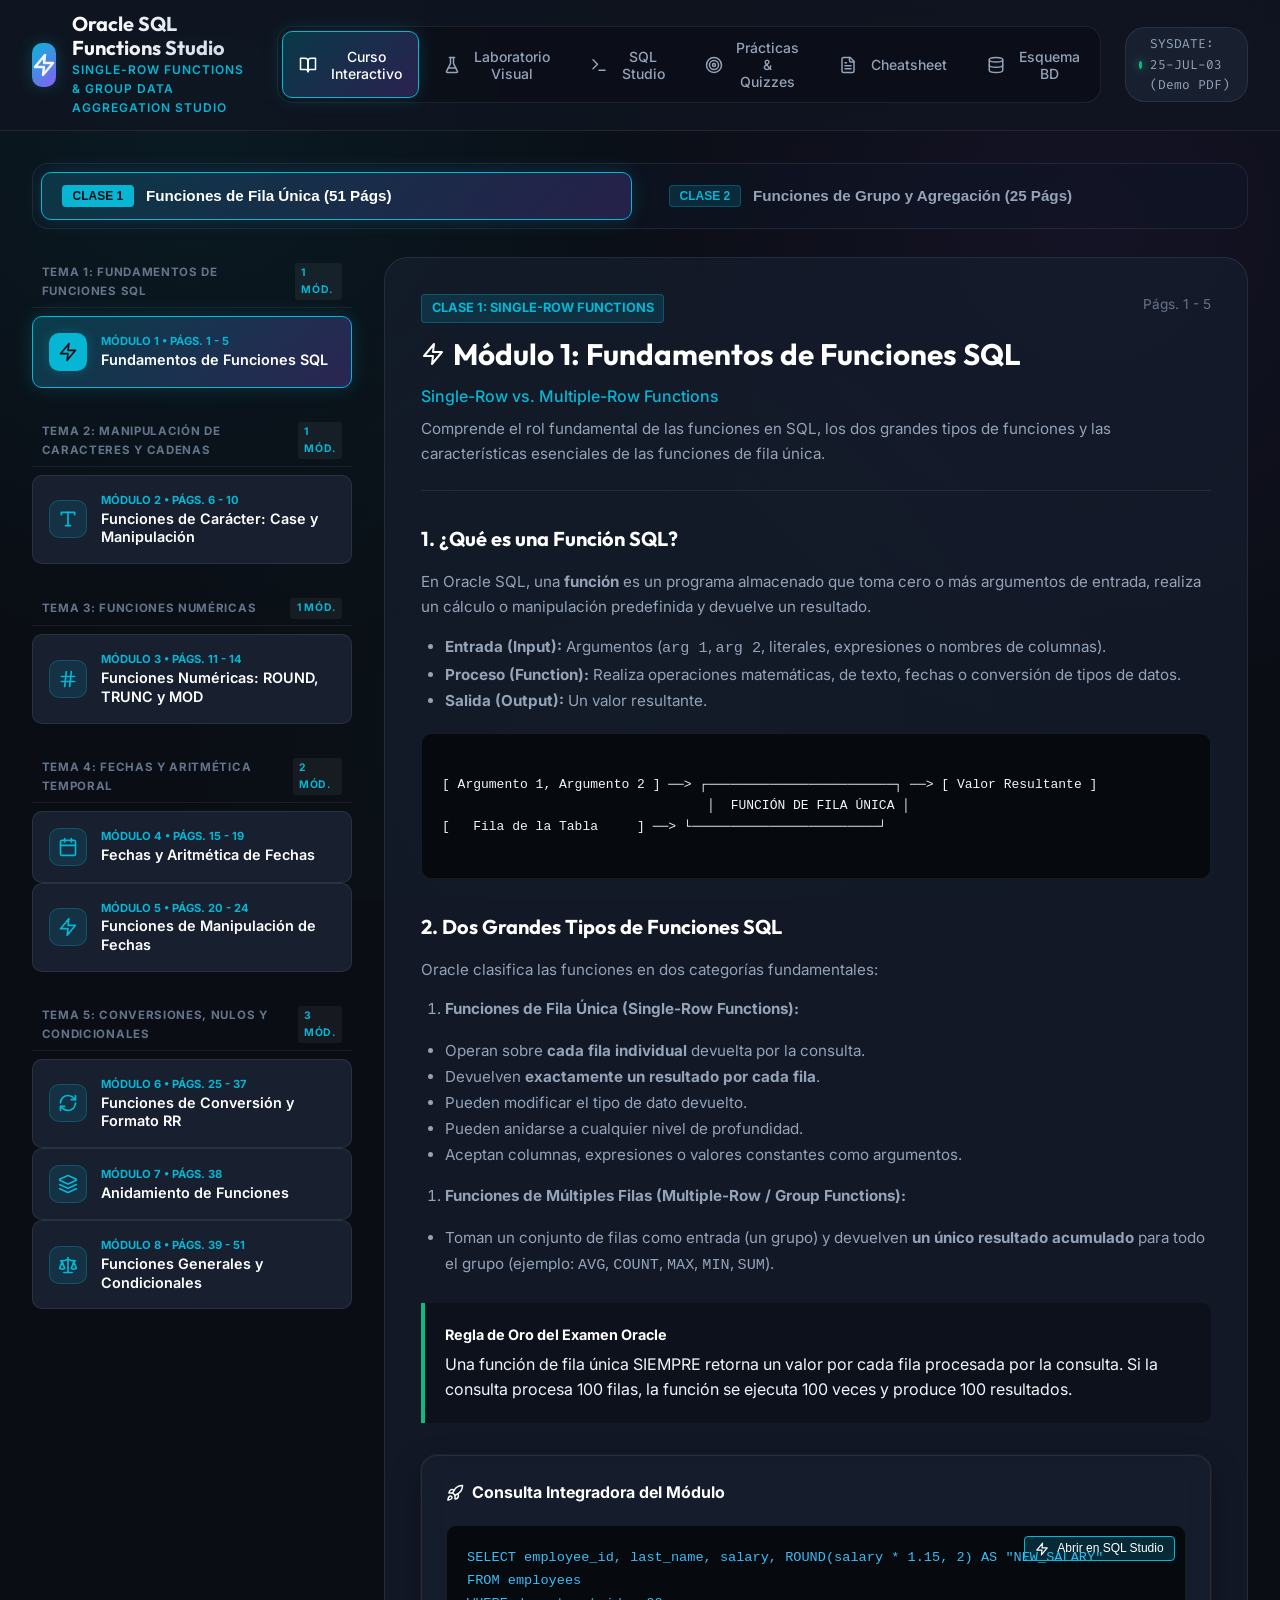
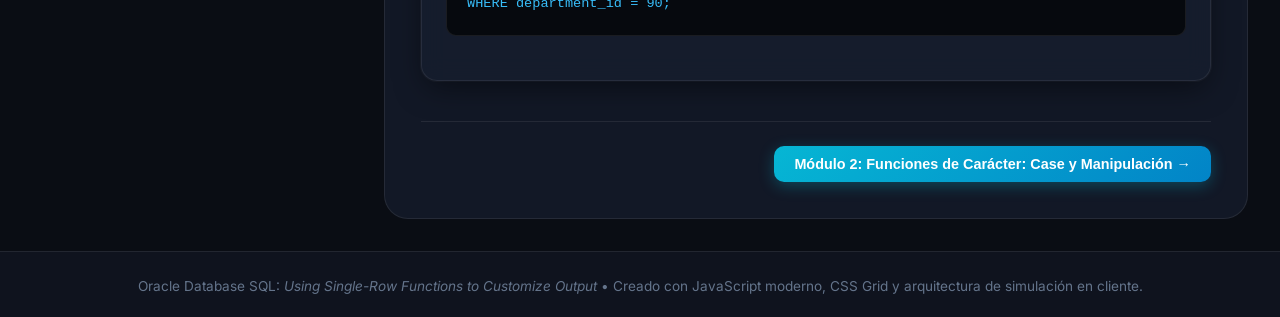
<file: index.html>
<!DOCTYPE html>
<html lang="es">
<head>
  <meta charset="UTF-8" />
  <meta name="viewport" content="width=device-width, initial-scale=1.0" />
  <title>Oracle SQL Single-Row Functions Studio | Plataforma Interactiva de Aprendizaje</title>
  <meta name="description" content="Aprende y domina todas las funciones de fila única en Oracle SQL (caracteres, números, fechas, formato RR, nulos, CASE y DECODE) de forma visual e interactiva con datos reales de Scott/HR." />

  <!-- Google Fonts Preconnect -->
  <link rel="preconnect" href="https://fonts.googleapis.com" />
  <link rel="preconnect" href="https://fonts.gstatic.com" crossorigin />

  <!-- CSS Stylesheets -->
  <link rel="stylesheet" href="css/styles.css" />
  <link rel="stylesheet" href="css/visualizers.css" />
  <link rel="stylesheet" href="css/sql-studio.css" />
</head>
<body>

  <!-- Top Application Header -->
  <header class="app-header">
    <div class="brand-area">
      <div class="logo-badge">
        <svg class="svg-icon" width="24" height="24" viewBox="0 0 24 24" fill="none" stroke="currentColor" stroke-width="2.5" stroke-linecap="round" stroke-linejoin="round" aria-hidden="true">
          <polygon points="13 2 3 14 12 14 11 22 21 10 12 10 13 2"/>
        </svg>
      </div>
      <div class="brand-text">
        <h1>Oracle SQL Functions Studio</h1>
        <p>Single-Row Functions & Group Data Aggregation Studio</p>
      </div>
    </div>

    <!-- Navigation Tabs -->
    <nav class="nav-tabs-wrapper" aria-label="Navegación principal">
      <button type="button" class="tab-btn active" data-view="curso">
        <svg class="svg-icon" width="18" height="18" viewBox="0 0 24 24" fill="none" stroke="currentColor" stroke-width="2" stroke-linecap="round" stroke-linejoin="round"><path d="M2 3h6a4 4 0 0 1 4 4v14a3 3 0 0 0-3-3H2z"/><path d="M22 3h-6a4 4 0 0 0-4 4v14a3 3 0 0 1 3-3h7z"/></svg>
        Curso Interactivo
      </button>
      <button type="button" class="tab-btn" data-view="visualizers">
        <svg class="svg-icon" width="18" height="18" viewBox="0 0 24 24" fill="none" stroke="currentColor" stroke-width="2" stroke-linecap="round" stroke-linejoin="round"><path d="M10 2v7.527a2 2 0 0 1-.211.896L4.72 20.55a1 1 0 0 0 .9 1.45h12.76a1 1 0 0 0 .9-1.45l-5.069-10.127A2 2 0 0 1 14 9.527V2"/><path d="M8.5 2h7"/><path d="M7 16h10"/></svg>
        Laboratorio Visual
      </button>
      <button type="button" class="tab-btn" data-view="studio">
        <svg class="svg-icon" width="18" height="18" viewBox="0 0 24 24" fill="none" stroke="currentColor" stroke-width="2" stroke-linecap="round" stroke-linejoin="round"><polyline points="4 17 10 11 4 5"/><line x1="12" x2="20" y1="19" y2="19"/></svg>
        SQL Studio
      </button>
      <button type="button" class="tab-btn" data-view="practicas">
        <svg class="svg-icon" width="18" height="18" viewBox="0 0 24 24" fill="none" stroke="currentColor" stroke-width="2" stroke-linecap="round" stroke-linejoin="round"><circle cx="12" cy="12" r="10"/><circle cx="12" cy="12" r="6"/><circle cx="12" cy="12" r="2"/></svg>
        Prácticas & Quizzes
      </button>
      <button type="button" class="tab-btn" data-view="cheatsheet">
        <svg class="svg-icon" width="18" height="18" viewBox="0 0 24 24" fill="none" stroke="currentColor" stroke-width="2" stroke-linecap="round" stroke-linejoin="round"><path d="M15 2H6a2 2 0 0 0-2 2v16a2 2 0 0 0 2 2h12a2 2 0 0 0 2-2V7Z"/><path d="M14 2v4a2 2 0 0 0 2 2h4"/><path d="M10 9H8"/><path d="M16 13H8"/><path d="M16 17H8"/></svg>
        Cheatsheet
      </button>
      <button type="button" class="tab-btn" data-view="schema">
        <svg class="svg-icon" width="18" height="18" viewBox="0 0 24 24" fill="none" stroke="currentColor" stroke-width="2" stroke-linecap="round" stroke-linejoin="round"><ellipse cx="12" cy="5" rx="9" ry="3"/><path d="M3 5V19A9 3 0 0 0 21 19V5"/><path d="M3 12A9 3 0 0 0 21 12"/></svg>
        Esquema BD
      </button>
    </nav>

    <!-- Header Actions & Simulation State -->
    <div class="header-actions">
      <div class="sysdate-pill" id="sysdate-pill" title="Haz clic para alternar entre la fecha de ejemplo del PDF (2003) y la fecha de hoy">
        <span class="pulse-dot"></span>
        <span id="sysdate-display">SYSDATE: 25-JUL-03 (Demo PDF)</span>
      </div>
    </div>
  </header>

  <!-- Main Application Body -->
  <main class="main-content">

    <!-- VIEW 1: CURSO INTERACTIVO (JERARQUÍA CLASES -> TEMAS -> MÓDULOS) -->
    <section id="view-curso" class="view-section active">
      <!-- Class Selector Bar -->
      <div class="class-selector-bar" id="curriculum-class-selector">
        <button type="button" class="class-pill-btn active" data-class-id="clase-1">
          <span class="class-pill-badge">Clase 1</span>
          <span class="class-pill-title">Funciones de Fila Única (51 Págs)</span>
        </button>
        <button type="button" class="class-pill-btn" data-class-id="clase-2">
          <span class="class-pill-badge">Clase 2</span>
          <span class="class-pill-title">Funciones de Grupo y Agregación (25 Págs)</span>
        </button>
      </div>

      <div class="curriculum-layout">
        <!-- Sidebar with Topics and Modules -->
        <aside class="modules-sidebar" id="curriculum-sidebar"></aside>

        <!-- Detail Content Panel -->
        <div class="module-detail-view" id="curriculum-detail"></div>
      </div>
    </section>


    <!-- VIEW 2: LABORATORIO VISUAL (7 HERRAMIENTAS INTERACTIVAS) -->
    <section id="view-visualizers" class="view-section">
      <div class="sub-tab-bar" style="margin-bottom: 2rem;">
        <button type="button" class="sub-tab-btn viz-sub-tab active" data-viz="string">
          <svg class="svg-icon" width="16" height="16" viewBox="0 0 24 24" fill="none" stroke="currentColor" stroke-width="2" stroke-linecap="round" stroke-linejoin="round"><polyline points="4 7 4 4 20 4 20 7"/><line x1="9" x2="15" y1="20" y2="20"/><line x1="12" x2="12" y1="4" y2="20"/></svg>
          String Slicer & Indexes
        </button>
        <button type="button" class="sub-tab-btn viz-sub-tab" data-viz="number">
          <svg class="svg-icon" width="16" height="16" viewBox="0 0 24 24" fill="none" stroke="currentColor" stroke-width="2" stroke-linecap="round" stroke-linejoin="round"><line x1="4" x2="20" y1="9" y2="9"/><line x1="4" x2="20" y1="15" y2="15"/><line x1="10" x2="8" y1="3" y2="21"/><line x1="16" x2="14" y1="3" y2="21"/></svg>
          Number Precision (ROUND vs TRUNC)
        </button>
        <button type="button" class="sub-tab-btn viz-sub-tab" data-viz="date">
          <svg class="svg-icon" width="16" height="16" viewBox="0 0 24 24" fill="none" stroke="currentColor" stroke-width="2" stroke-linecap="round" stroke-linejoin="round"><path d="M8 2v4"/><path d="M16 2v4"/><rect width="18" height="18" x="3" y="4" rx="2"/><path d="M3 10h18"/></svg>
          Date Machine (Regla Día 16 & Jul 1)
        </button>
        <button type="button" class="sub-tab-btn viz-sub-tab" data-viz="rr">
          <svg class="svg-icon" width="16" height="16" viewBox="0 0 24 24" fill="none" stroke="currentColor" stroke-width="2" stroke-linecap="round" stroke-linejoin="round"><path d="M3 12a9 9 0 0 1 9-9 9.75 9.75 0 0 1 6.74 2.74L21 8"/><path d="M21 3v5h-5"/><path d="M21 12a9 9 0 0 1-9 9 9.75 9.75 0 0 1-6.74-2.74L3 16"/><path d="M8 16H3v5"/></svg>
          Matriz de Siglo RR vs YY
        </button>
        <button type="button" class="sub-tab-btn viz-sub-tab" data-viz="null">
          <svg class="svg-icon" width="16" height="16" viewBox="0 0 24 24" fill="none" stroke="currentColor" stroke-width="2" stroke-linecap="round" stroke-linejoin="round"><path d="m16 16 3-8 3 8c-.87.65-1.92 1-3 1s-2.13-.35-3-1Z"/><path d="m2 16 3-8 3 8c-.87.65-1.92 1-3 1s-2.13-.35-3-1Z"/><path d="M7 21h10"/><path d="M12 3v18"/><path d="M3 7h2c2 0 5-1 7-2 2 1 5 2 7 2h2"/></svg>
          Nulos & Flowcharts (NVL/CASE/DECODE)
        </button>
        <button type="button" class="sub-tab-btn viz-sub-tab" data-viz="nesting">
          <svg class="svg-icon" width="16" height="16" viewBox="0 0 24 24" fill="none" stroke="currentColor" stroke-width="2" stroke-linecap="round" stroke-linejoin="round"><path d="m12.83 2.18a2 2 0 0 0-1.66 0L2.6 6.08a1 1 0 0 0 0 1.83l8.58 3.91a2 2 0 0 0 1.66 0l8.58-3.9a1 1 0 0 0 0-1.83Z"/><path d="m22 17.65-9.17 4.16a2 2 0 0 1-1.66 0L2 17.65"/><path d="m22 12.65-9.17 4.16a2 2 0 0 1-1.66 0L2 12.65"/></svg>
          Pipeline de Anidamiento
        </button>
        <button type="button" class="sub-tab-btn viz-sub-tab" data-viz="group">
          <svg class="svg-icon" width="16" height="16" viewBox="0 0 24 24" fill="none" stroke="currentColor" stroke-width="2" stroke-linecap="round" stroke-linejoin="round"><line x1="18" x2="18" y1="20" y2="10"/><line x1="12" x2="12" y1="20" y2="4"/><line x1="6" x2="6" y1="20" y2="14"/></svg>
          Group Engine (GROUP BY & HAVING)
        </button>
      </div>

      <!-- 1. String Container -->
      <div id="viz-string-container" class="viz-panel active"></div>

      <!-- 2. Number Container -->
      <div id="viz-number-container" class="viz-panel"></div>

      <!-- 3. Date Container -->
      <div id="viz-date-container" class="viz-panel"></div>

      <!-- 4. RR Matrix Container -->
      <div id="viz-rr-container" class="viz-panel"></div>

      <!-- 5. Null Flow Container -->
      <div id="viz-null-container" class="viz-panel"></div>

      <!-- 6. Nesting Pipeline Container -->
      <div id="viz-nesting-container" class="viz-panel"></div>

      <!-- 7. Group Engine Container -->
      <div id="viz-group-container" class="viz-panel"></div>
    </section>


    <!-- VIEW 3: SQL STUDIO EN VIVO -->
    <section id="view-studio" class="view-section">
      <div class="studio-layout">
        <!-- Editor Box -->
        <div class="editor-container">
          <!-- Toolbar -->
          <div class="studio-toolbar">
            <div class="toolbar-left">
              <select id="preset-query-select" class="modern-select query-preset-select"></select>
            </div>
            <div class="toolbar-right">
              <button type="button" id="btn-format-sql" class="btn-secondary" title="Dar formato básico al SQL">Format</button>
              <button type="button" id="btn-clear-sql" class="btn-secondary" title="Limpiar editor">Limpiar</button>
              <button type="button" id="btn-run-sql" class="btn-primary" title="Ejecutar consulta (Ctrl+Enter)">
                <svg class="btn-icon" width="16" height="16" viewBox="0 0 24 24" fill="none" stroke="currentColor" stroke-width="2" stroke-linecap="round" stroke-linejoin="round"><polygon points="6 3 20 12 6 21 6 3"/></svg>
                Ejecutar SQL
              </button>
            </div>
          </div>

          <!-- Textarea Editor -->
          <div class="editor-wrapper">
            <textarea id="sql-editor" class="sql-textarea" spellcheck="false" placeholder="Escribe tu consulta SQL aquí... Ej: SELECT department_id, AVG(salary) FROM employees GROUP BY department_id HAVING AVG(salary) > 8000;"></textarea>
          </div>

          <!-- Footer with metrics -->
          <div class="editor-footer">
            <span>Atajo: Presiona <strong>Ctrl + Enter</strong> (o <strong>Cmd + Enter</strong>) para ejecutar</span>
            <div class="metrics-bar">
              <div class="metric-item">Filas: <strong id="metric-rows">0</strong></div>
              <div class="metric-item">Tiempo: <strong id="metric-time">0 ms</strong></div>
              <div class="metric-item">Tablas: <strong>EMPLOYEES, DUAL</strong></div>
            </div>
          </div>
        </div>

        <!-- Results Table -->
        <div class="results-container">
          <div class="results-header">
            <h4>
              <svg class="heading-icon" width="18" height="18" viewBox="0 0 24 24" fill="none" stroke="currentColor" stroke-width="2" stroke-linecap="round" stroke-linejoin="round"><line x1="18" x2="18" y1="20" y2="10"/><line x1="12" x2="12" y1="20" y2="4"/><line x1="6" x2="6" y1="20" y2="14"/></svg>
              Resultados de la Consulta
            </h4>
            <span style="font-size: 0.8rem; color: var(--text-subtle);">Oracle SQL In-Memory Engine</span>
          </div>
          <div id="sql-results-container">
            <div style="padding: 2rem; text-align: center; color: var(--text-subtle);">
              Escribe una consulta y pulsa "Ejecutar SQL" o selecciona uno de los ejemplos del PDF arriba.
            </div>
          </div>
        </div>
      </div>
    </section>


    <!-- VIEW 4: PRÁCTICAS & QUIZZES -->
    <section id="view-practicas" class="view-section">
      <div class="card-panel" style="margin-bottom: 1.5rem; display: flex; justify-content: space-between; align-items: center; flex-wrap: wrap; gap: 1rem;">
        <div>
          <h2 style="font-family: var(--font-display); color: #fff; font-size: 1.5rem; display: flex; align-items: center;">
            <svg class="heading-icon" width="22" height="22" viewBox="0 0 24 24" fill="none" stroke="currentColor" stroke-width="2" stroke-linecap="round" stroke-linejoin="round"><circle cx="12" cy="12" r="10"/><circle cx="12" cy="12" r="6"/><circle cx="12" cy="12" r="2"/></svg>
            Laboratorio de Evaluación y Práctica
          </h2>
          <p class="viz-desc">Desafíos de código guiados (Practice 3 y Practice 4) y cuestionarios de preguntas de certificación.</p>
        </div>
        <div id="quiz-score-badge" class="result-code" style="font-size: 1rem;">Puntuación: 0 / 20</div>
      </div>

      <!-- Class Filter for Practices & Quizzes -->
      <div class="category-filter-bar" id="practices-class-filter" style="margin-bottom: 1.5rem;">
        <button type="button" class="cat-pill active" data-class="all">Todas las Clases</button>
        <button type="button" class="cat-pill" data-class="clase-1">Clase 1: Funciones Single-Row (Práctica 3)</button>
        <button type="button" class="cat-pill" data-class="clase-2">Clase 2: Funciones de Grupo (Práctica 4)</button>
      </div>

      <div style="display: grid; grid-template-columns: 1fr 1fr; gap: 2rem;">
        <!-- Column 1: Guided Challenges -->
        <div>
          <h3 style="color: var(--cyan-primary); font-family: var(--font-display); margin-bottom: 1rem; display: flex; align-items: center;" id="challenges-header-title">
            <svg class="heading-icon" width="18" height="18" viewBox="0 0 24 24" fill="none" stroke="currentColor" stroke-width="2" stroke-linecap="round" stroke-linejoin="round"><polyline points="16 18 22 12 16 6"/><polyline points="8 6 2 12 8 18"/></svg>
            Retos de Código Guiados
          </h3>
          <div id="challenges-container" class="practice-container"></div>
        </div>

        <!-- Column 2: Conceptual Quizzes -->
        <div>
          <h3 style="color: var(--violet-primary); font-family: var(--font-display); margin-bottom: 1rem; display: flex; align-items: center;" id="quizzes-header-title">
            <svg class="heading-icon" width="18" height="18" viewBox="0 0 24 24" fill="none" stroke="currentColor" stroke-width="2" stroke-linecap="round" stroke-linejoin="round"><rect width="8" height="4" x="8" y="2" rx="1" ry="1"/><path d="M16 4h2a2 2 0 0 1 2 2v14a2 2 0 0 1-2 2H6a2 2 0 0 1-2-2V6a2 2 0 0 1 2-2h2"/><path d="m9 14 2 2 4-4"/></svg>
            Cuestionario de Dominio (Quizzes)
          </h3>
          <div id="quizzes-container"></div>
        </div>
      </div>
    </section>


    <!-- VIEW 5: CHEATSHEET -->
    <section id="view-cheatsheet" class="view-section">
      <div class="card-panel" style="margin-bottom: 2rem;">
        <h2 style="font-family: var(--font-display); color: #fff; font-size: 1.5rem; margin-bottom: 0.5rem; display: flex; align-items: center;">
          <svg class="heading-icon" width="22" height="22" viewBox="0 0 24 24" fill="none" stroke="currentColor" stroke-width="2" stroke-linecap="round" stroke-linejoin="round"><path d="M15 2H6a2 2 0 0 0-2 2v16a2 2 0 0 0 2 2h12a2 2 0 0 0 2-2V7Z"/><path d="M14 2v4a2 2 0 0 0 2 2h4"/><path d="M10 9H8"/><path d="M16 13H8"/><path d="M16 17H8"/></svg>
          Diccionario de Funciones Oracle SQL
        </h2>
        <p class="viz-desc">Guía rápida de referencia de sintaxis, parámetros, tipos de retorno y ejemplos para funciones de fila única y funciones de grupo.</p>
      </div>

      <div class="cheatsheet-toolbar">
        <input type="text" id="cheatsheet-search-input" class="modern-input cheatsheet-search" placeholder="Buscar función por nombre, descripción o sintaxis (ej. SUBSTR, ROUND, NVL)..." />
        <div id="cat-filter-bar" class="category-filter-bar"></div>
      </div>

      <div id="cheatsheet-grid" class="cheatsheet-grid"></div>
    </section>


    <!-- VIEW 6: ESQUEMA BD (EMPLOYEES & DUAL) -->
    <section id="view-schema" class="view-section">
      <div class="card-panel" style="margin-bottom: 2rem;">
        <h2 style="font-family: var(--font-display); color: #fff; font-size: 1.5rem; margin-bottom: 0.5rem; display: flex; align-items: center;">
          <svg class="heading-icon" width="22" height="22" viewBox="0 0 24 24" fill="none" stroke="currentColor" stroke-width="2" stroke-linecap="round" stroke-linejoin="round"><ellipse cx="12" cy="5" rx="9" ry="3"/><path d="M3 5V19A9 3 0 0 0 21 19V5"/><path d="M3 12A9 3 0 0 0 21 12"/></svg>
          Esquema de Base de Datos (Oracle HR Sample)
        </h2>
        <p class="viz-desc">Estructura canónica de la tabla EMPLOYEES y vista preliminar de registros cargados en memoria.</p>
      </div>

      <!-- Column definitions -->
      <div class="results-container" style="margin-bottom: 2rem;">
        <div class="results-header">
          <h4>
            <svg class="heading-icon" width="18" height="18" viewBox="0 0 24 24" fill="none" stroke="currentColor" stroke-width="2" stroke-linecap="round" stroke-linejoin="round"><line x1="3" x2="21" y1="22" y2="22"/><line x1="6" x2="6" y1="18" y2="11"/><line x1="10" x2="10" y1="18" y2="11"/><line x1="14" x2="14" y1="18" y2="11"/><line x1="18" x2="18" y1="18" y2="11"/><polygon points="12 2 20 7 4 7"/></svg>
            Diccionario de Columnas: Tabla EMPLOYEES
          </h4>
          <span style="font-size: 0.8rem; color: var(--cyan-primary);">11 Columnas Estándar</span>
        </div>
        <div class="results-table-scroll">
          <table class="oracle-table">
            <thead>
              <tr>
                <th>Columna</th>
                <th>Tipo de Dato</th>
                <th>Nullable</th>
                <th>Descripción</th>
              </tr>
            </thead>
            <tbody id="schema-columns-tbody"></tbody>
          </table>
        </div>
      </div>

      <!-- Sample data -->
      <div class="results-container">
        <div class="results-header">
          <h4>
            <svg class="heading-icon" width="18" height="18" viewBox="0 0 24 24" fill="none" stroke="currentColor" stroke-width="2" stroke-linecap="round" stroke-linejoin="round"><path d="M16 21v-2a4 4 0 0 0-4-4H6a4 4 0 0 0-4 4v2"/><circle cx="9" cy="7" r="4"/><path d="M22 21v-2a4 4 0 0 0-3-3.87"/><path d="M16 3.13a4 4 0 0 1 0 7.75"/></svg>
            Muestra de Registros Activos (Tabla EMPLOYEES)
          </h4>
          <span style="font-size: 0.8rem; color: var(--emerald-primary);">Registros del PDF (King, Higgins, Ernst, Lorentz, etc.)</span>
        </div>
        <div class="results-table-scroll">
          <table class="oracle-table">
            <thead>
              <tr>
                <th>ID</th>
                <th>First Name</th>
                <th>Last Name</th>
                <th>Email</th>
                <th>Hire Date</th>
                <th>Job ID</th>
                <th>Salary</th>
                <th>Comm %</th>
                <th>Dept ID</th>
              </tr>
            </thead>
            <tbody id="employees-data-tbody"></tbody>
          </table>
        </div>
      </div>
    </section>

  </main>

  <!-- Footer -->
  <footer class="app-footer">
    <p>Oracle Database SQL: <em>Using Single-Row Functions to Customize Output</em> • Creado con JavaScript moderno, CSS Grid y arquitectura de simulación en cliente.</p>
  </footer>

  <!-- Script Modules -->
  <script type="module" src="js/app.js"></script>
</body>
</html>
</file>
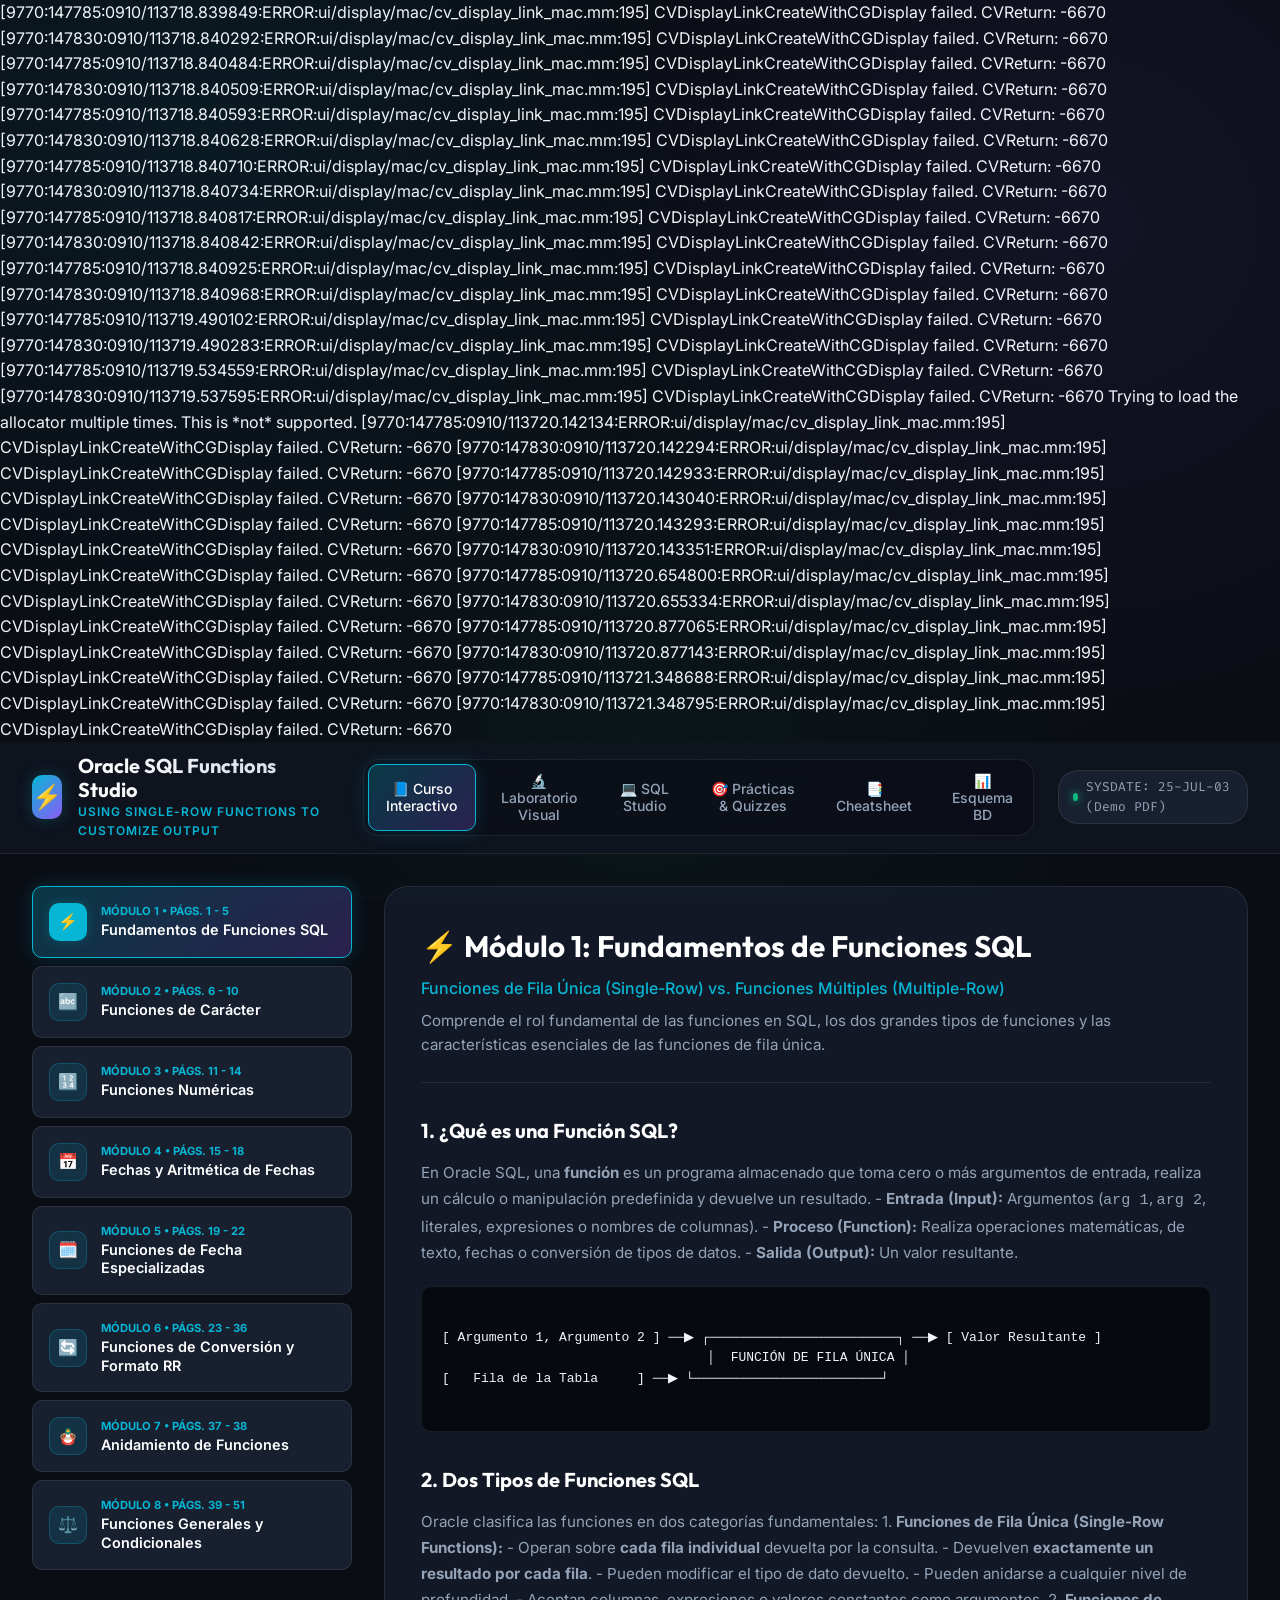
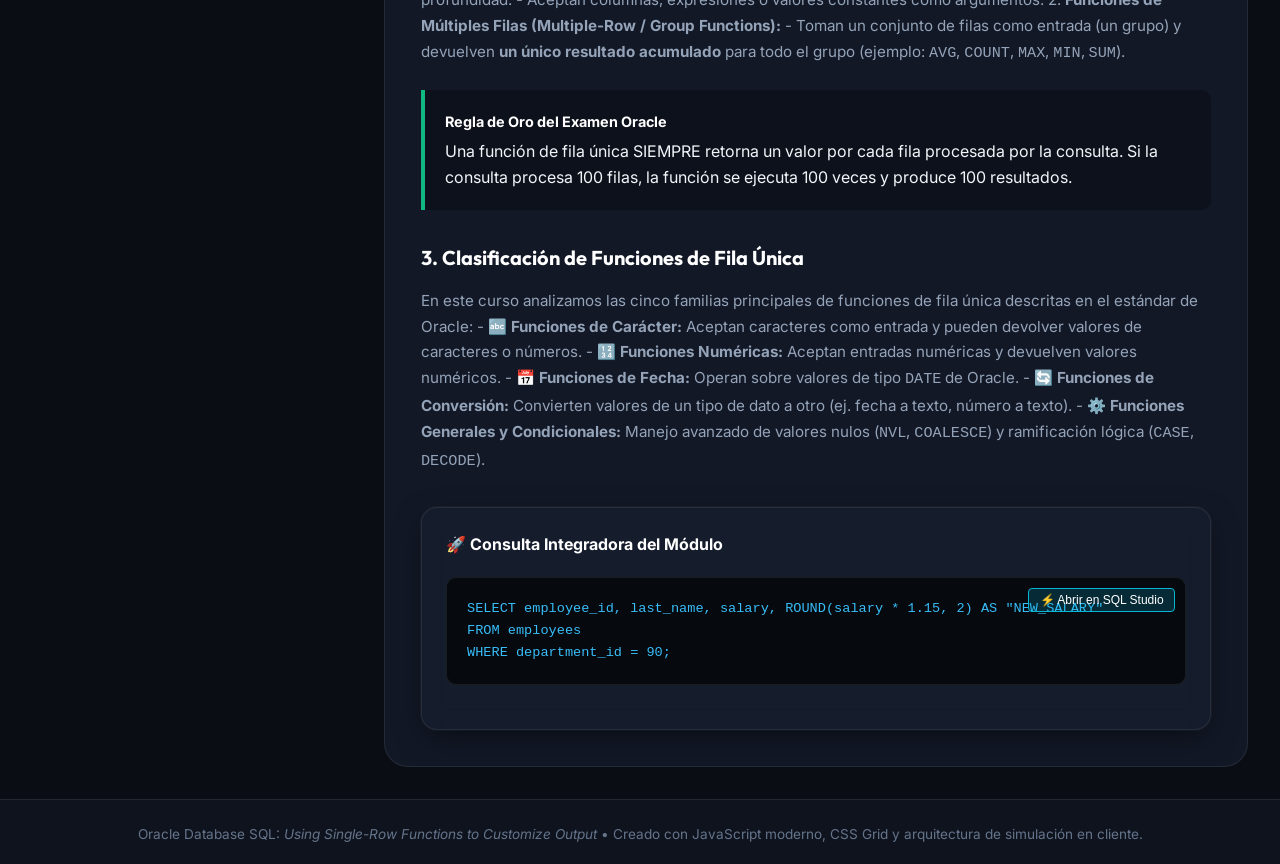
<file: dom_dump.html>
[9770:147785:0910/113718.839849:ERROR:ui/display/mac/cv_display_link_mac.mm:195] CVDisplayLinkCreateWithCGDisplay failed. CVReturn: -6670
[9770:147830:0910/113718.840292:ERROR:ui/display/mac/cv_display_link_mac.mm:195] CVDisplayLinkCreateWithCGDisplay failed. CVReturn: -6670
[9770:147785:0910/113718.840484:ERROR:ui/display/mac/cv_display_link_mac.mm:195] CVDisplayLinkCreateWithCGDisplay failed. CVReturn: -6670
[9770:147830:0910/113718.840509:ERROR:ui/display/mac/cv_display_link_mac.mm:195] CVDisplayLinkCreateWithCGDisplay failed. CVReturn: -6670
[9770:147785:0910/113718.840593:ERROR:ui/display/mac/cv_display_link_mac.mm:195] CVDisplayLinkCreateWithCGDisplay failed. CVReturn: -6670
[9770:147830:0910/113718.840628:ERROR:ui/display/mac/cv_display_link_mac.mm:195] CVDisplayLinkCreateWithCGDisplay failed. CVReturn: -6670
[9770:147785:0910/113718.840710:ERROR:ui/display/mac/cv_display_link_mac.mm:195] CVDisplayLinkCreateWithCGDisplay failed. CVReturn: -6670
[9770:147830:0910/113718.840734:ERROR:ui/display/mac/cv_display_link_mac.mm:195] CVDisplayLinkCreateWithCGDisplay failed. CVReturn: -6670
[9770:147785:0910/113718.840817:ERROR:ui/display/mac/cv_display_link_mac.mm:195] CVDisplayLinkCreateWithCGDisplay failed. CVReturn: -6670
[9770:147830:0910/113718.840842:ERROR:ui/display/mac/cv_display_link_mac.mm:195] CVDisplayLinkCreateWithCGDisplay failed. CVReturn: -6670
[9770:147785:0910/113718.840925:ERROR:ui/display/mac/cv_display_link_mac.mm:195] CVDisplayLinkCreateWithCGDisplay failed. CVReturn: -6670
[9770:147830:0910/113718.840968:ERROR:ui/display/mac/cv_display_link_mac.mm:195] CVDisplayLinkCreateWithCGDisplay failed. CVReturn: -6670
[9770:147785:0910/113719.490102:ERROR:ui/display/mac/cv_display_link_mac.mm:195] CVDisplayLinkCreateWithCGDisplay failed. CVReturn: -6670
[9770:147830:0910/113719.490283:ERROR:ui/display/mac/cv_display_link_mac.mm:195] CVDisplayLinkCreateWithCGDisplay failed. CVReturn: -6670
[9770:147785:0910/113719.534559:ERROR:ui/display/mac/cv_display_link_mac.mm:195] CVDisplayLinkCreateWithCGDisplay failed. CVReturn: -6670
[9770:147830:0910/113719.537595:ERROR:ui/display/mac/cv_display_link_mac.mm:195] CVDisplayLinkCreateWithCGDisplay failed. CVReturn: -6670
Trying to load the allocator multiple times. This is *not* supported.
[9770:147785:0910/113720.142134:ERROR:ui/display/mac/cv_display_link_mac.mm:195] CVDisplayLinkCreateWithCGDisplay failed. CVReturn: -6670
[9770:147830:0910/113720.142294:ERROR:ui/display/mac/cv_display_link_mac.mm:195] CVDisplayLinkCreateWithCGDisplay failed. CVReturn: -6670
[9770:147785:0910/113720.142933:ERROR:ui/display/mac/cv_display_link_mac.mm:195] CVDisplayLinkCreateWithCGDisplay failed. CVReturn: -6670
[9770:147830:0910/113720.143040:ERROR:ui/display/mac/cv_display_link_mac.mm:195] CVDisplayLinkCreateWithCGDisplay failed. CVReturn: -6670
[9770:147785:0910/113720.143293:ERROR:ui/display/mac/cv_display_link_mac.mm:195] CVDisplayLinkCreateWithCGDisplay failed. CVReturn: -6670
[9770:147830:0910/113720.143351:ERROR:ui/display/mac/cv_display_link_mac.mm:195] CVDisplayLinkCreateWithCGDisplay failed. CVReturn: -6670
[9770:147785:0910/113720.654800:ERROR:ui/display/mac/cv_display_link_mac.mm:195] CVDisplayLinkCreateWithCGDisplay failed. CVReturn: -6670
[9770:147830:0910/113720.655334:ERROR:ui/display/mac/cv_display_link_mac.mm:195] CVDisplayLinkCreateWithCGDisplay failed. CVReturn: -6670
[9770:147785:0910/113720.877065:ERROR:ui/display/mac/cv_display_link_mac.mm:195] CVDisplayLinkCreateWithCGDisplay failed. CVReturn: -6670
[9770:147830:0910/113720.877143:ERROR:ui/display/mac/cv_display_link_mac.mm:195] CVDisplayLinkCreateWithCGDisplay failed. CVReturn: -6670
[9770:147785:0910/113721.348688:ERROR:ui/display/mac/cv_display_link_mac.mm:195] CVDisplayLinkCreateWithCGDisplay failed. CVReturn: -6670
[9770:147830:0910/113721.348795:ERROR:ui/display/mac/cv_display_link_mac.mm:195] CVDisplayLinkCreateWithCGDisplay failed. CVReturn: -6670
<!DOCTYPE html>
<html lang="es"><head>
  <meta charset="UTF-8">
  <meta name="viewport" content="width=device-width, initial-scale=1.0">
  <title>Oracle SQL Single-Row Functions Studio | Plataforma Interactiva de Aprendizaje</title>
  <meta name="description" content="Aprende y domina todas las funciones de fila única en Oracle SQL (caracteres, números, fechas, formato RR, nulos, CASE y DECODE) de forma visual e interactiva con datos reales de Scott/HR.">

  <!-- Google Fonts Preconnect -->
  <link rel="preconnect" href="https://fonts.googleapis.com">
  <link rel="preconnect" href="https://fonts.gstatic.com" crossorigin="">

  <!-- CSS Stylesheets -->
  <link rel="stylesheet" href="css/styles.css">
  <link rel="stylesheet" href="css/visualizers.css">
  <link rel="stylesheet" href="css/sql-studio.css">
</head>
<body>

  <!-- Top Application Header -->
  <header class="app-header">
    <div class="brand-area">
      <div class="logo-badge">⚡</div>
      <div class="brand-text">
        <h1>Oracle SQL Functions Studio</h1>
        <p>Using Single-Row Functions to Customize Output</p>
      </div>
    </div>

    <!-- Navigation Tabs -->
    <nav class="nav-tabs-wrapper" aria-label="Navegación principal">
      <button type="button" class="tab-btn active" data-view="curso">📘 Curso Interactivo</button>
      <button type="button" class="tab-btn" data-view="visualizers">🔬 Laboratorio Visual</button>
      <button type="button" class="tab-btn" data-view="studio">💻 SQL Studio</button>
      <button type="button" class="tab-btn" data-view="practicas">🎯 Prácticas &amp; Quizzes</button>
      <button type="button" class="tab-btn" data-view="cheatsheet">📑 Cheatsheet</button>
      <button type="button" class="tab-btn" data-view="schema">📊 Esquema BD</button>
    </nav>

    <!-- Header Actions & Simulation State -->
    <div class="header-actions">
      <div class="sysdate-pill" id="sysdate-pill" title="Haz clic para alternar entre la fecha de ejemplo del PDF (2003) y la fecha de hoy">
        <span class="pulse-dot"></span>
        <span id="sysdate-display">SYSDATE: 25-JUL-03 (Demo PDF)</span>
      </div>
    </div>
  </header>

  <!-- Main Application Body -->
  <main class="main-content">

    <!-- VIEW 1: CURSO INTERACTIVO (8 MÓDULOS DEL PDF) -->
    <section id="view-curso" class="view-section active">
      <div class="curriculum-layout">
        <!-- Sidebar with 8 modules -->
        <aside class="modules-sidebar" id="curriculum-sidebar">
    <div class="module-nav-item active" data-mod-id="mod-1">
      <span class="mod-icon">⚡</span>
      <div class="mod-info">
        <div class="mod-num">Módulo 1 • Págs. 1 - 5</div>
        <div class="mod-title">Fundamentos de Funciones SQL</div>
      </div>
    </div>
  
    <div class="module-nav-item " data-mod-id="mod-2">
      <span class="mod-icon">🔤</span>
      <div class="mod-info">
        <div class="mod-num">Módulo 2 • Págs. 6 - 10</div>
        <div class="mod-title">Funciones de Carácter</div>
      </div>
    </div>
  
    <div class="module-nav-item " data-mod-id="mod-3">
      <span class="mod-icon">🔢</span>
      <div class="mod-info">
        <div class="mod-num">Módulo 3 • Págs. 11 - 14</div>
        <div class="mod-title">Funciones Numéricas</div>
      </div>
    </div>
  
    <div class="module-nav-item " data-mod-id="mod-4">
      <span class="mod-icon">📅</span>
      <div class="mod-info">
        <div class="mod-num">Módulo 4 • Págs. 15 - 18</div>
        <div class="mod-title">Fechas y Aritmética de Fechas</div>
      </div>
    </div>
  
    <div class="module-nav-item " data-mod-id="mod-5">
      <span class="mod-icon">🗓️</span>
      <div class="mod-info">
        <div class="mod-num">Módulo 5 • Págs. 19 - 22</div>
        <div class="mod-title">Funciones de Fecha Especializadas</div>
      </div>
    </div>
  
    <div class="module-nav-item " data-mod-id="mod-6">
      <span class="mod-icon">🔄</span>
      <div class="mod-info">
        <div class="mod-num">Módulo 6 • Págs. 23 - 36</div>
        <div class="mod-title">Funciones de Conversión y Formato RR</div>
      </div>
    </div>
  
    <div class="module-nav-item " data-mod-id="mod-7">
      <span class="mod-icon">🪆</span>
      <div class="mod-info">
        <div class="mod-num">Módulo 7 • Págs. 37 - 38</div>
        <div class="mod-title">Anidamiento de Funciones</div>
      </div>
    </div>
  
    <div class="module-nav-item " data-mod-id="mod-8">
      <span class="mod-icon">⚖️</span>
      <div class="mod-info">
        <div class="mod-num">Módulo 8 • Págs. 39 - 51</div>
        <div class="mod-title">Funciones Generales y Condicionales</div>
      </div>
    </div>
  </aside>

        <!-- Detail Content Panel -->
        <div class="module-detail-view" id="curriculum-detail">
      <div class="mod-detail-header">
        <h2>⚡ Módulo 1: Fundamentos de Funciones SQL</h2>
        <div class="mod-detail-sub">Funciones de Fila Única (Single-Row) vs. Funciones Múltiples (Multiple-Row)</div>
        <p class="viz-desc" style="margin-top: 0.5rem;">Comprende el rol fundamental de las funciones en SQL, los dos grandes tipos de funciones y las características esenciales de las funciones de fila única.</p>
      </div>

      <div class="mod-body">
        <div class="mod-section-block">
          <h3>1. ¿Qué es una Función SQL?</h3>
          <div class="mod-prose">
En Oracle SQL, una <strong>función</strong> es un programa almacenado que toma cero o más argumentos de entrada, realiza un cálculo o manipulación predefinida y devuelve un resultado.

- <strong>Entrada (Input):</strong> Argumentos (<code>arg 1</code>, <code>arg 2</code>, literales, expresiones o nombres de columnas).
- <strong>Proceso (Function):</strong> Realiza operaciones matemáticas, de texto, fechas o conversión de tipos de datos.
- <strong>Salida (Output):</strong> Un valor resultante.
        </div>
          <pre class="code-snippet-box"><code>
[ Argumento 1, Argumento 2 ] ──▶ ┌────────────────────────┐ ──▶ [ Valor Resultante ]
                                  │  FUNCIÓN DE FILA ÚNICA │
[   Fila de la Tabla     ] ──▶ └────────────────────────┘
        </code></pre>
        </div>
      
        <div class="mod-section-block">
          <h3>2. Dos Tipos de Funciones SQL</h3>
          <div class="mod-prose">
Oracle clasifica las funciones en dos categorías fundamentales:

1. <strong>Funciones de Fila Única (Single-Row Functions):</strong>
   - Operan sobre <strong>cada fila individual</strong> devuelta por la consulta.
   - Devuelven <strong>exactamente un resultado por cada fila</strong>.
   - Pueden modificar el tipo de dato devuelto.
   - Pueden anidarse a cualquier nivel de profundidad.
   - Aceptan columnas, expresiones o valores constantes como argumentos.

2. <strong>Funciones de Múltiples Filas (Multiple-Row / Group Functions):</strong>
   - Toman un conjunto de filas como entrada (un grupo) y devuelven <strong>un único resultado acumulado</strong> para todo el grupo (ejemplo: <code>AVG</code>, <code>COUNT</code>, <code>MAX</code>, <code>MIN</code>, <code>SUM</code>).
        </div>
          
          <div class="callout-box callout-tip">
            <div class="callout-title">Regla de Oro del Examen Oracle</div>
            <p>Una función de fila única SIEMPRE retorna un valor por cada fila procesada por la consulta. Si la consulta procesa 100 filas, la función se ejecuta 100 veces y produce 100 resultados.</p>
          </div>
        
        </div>
      
        <div class="mod-section-block">
          <h3>3. Clasificación de Funciones de Fila Única</h3>
          <div class="mod-prose">
En este curso analizamos las cinco familias principales de funciones de fila única descritas en el estándar de Oracle:

- 🔤 <strong>Funciones de Carácter:</strong> Aceptan caracteres como entrada y pueden devolver valores de caracteres o números.
- 🔢 <strong>Funciones Numéricas:</strong> Aceptan entradas numéricas y devuelven valores numéricos.
- 📅 <strong>Funciones de Fecha:</strong> Operan sobre valores de tipo <code>DATE</code> de Oracle.
- 🔄 <strong>Funciones de Conversión:</strong> Convierten valores de un tipo de dato a otro (ej. fecha a texto, número a texto).
- ⚙️ <strong>Funciones Generales y Condicionales:</strong> Manejo avanzado de valores nulos (<code>NVL</code>, <code>COALESCE</code>) y ramificación lógica (<code>CASE</code>, <code>DECODE</code>).
        </div>
          
        </div>
      </div>

      
        <div class="card-panel" style="margin-top: 2rem;">
          <h4 style="color: #fff; margin-bottom: 0.75rem;">🚀 Consulta Integradora del Módulo</h4>
          <div class="code-snippet-box">
            <button type="button" class="btn-run-sample" data-sql="SELECT%20employee_id%2C%20last_name%2C%20salary%2C%20ROUND(salary%20*%201.15%2C%202)%20AS%20%22NEW_SALARY%22%0AFROM%20employees%0AWHERE%20department_id%20%3D%2090%3B">⚡ Abrir en SQL Studio</button>
            <pre><code>SELECT employee_id, last_name, salary, ROUND(salary * 1.15, 2) AS "NEW_SALARY"
FROM employees
WHERE department_id = 90;</code></pre>
          </div>
        </div>
      
    </div>
      </div>
    </section>


    <!-- VIEW 2: LABORATORIO VISUAL (6 HERRAMIENTAS INTERACTIVAS) -->
    <section id="view-visualizers" class="view-section">
      <div class="sub-tab-bar" style="margin-bottom: 2rem;">
        <button type="button" class="sub-tab-btn viz-sub-tab active" data-viz="string">🔤 String Slicer &amp; Indexes</button>
        <button type="button" class="sub-tab-btn viz-sub-tab" data-viz="number">🔢 Number Precision (ROUND vs TRUNC)</button>
        <button type="button" class="sub-tab-btn viz-sub-tab" data-viz="date">📅 Date Machine (Regla Día 16 &amp; Jul 1)</button>
        <button type="button" class="sub-tab-btn viz-sub-tab" data-viz="rr">🔄 Matriz de Siglo RR vs YY</button>
        <button type="button" class="sub-tab-btn viz-sub-tab" data-viz="null">⚖️ Nulos &amp; Flowcharts (NVL/CASE/DECODE)</button>
        <button type="button" class="sub-tab-btn viz-sub-tab" data-viz="nesting">🪆 Pipeline de Anidamiento</button>
      </div>

      <!-- 1. String Container -->
      <div id="viz-string-container" class="viz-panel active">
    <div class="visualizer-card">
      <div class="viz-header">
        <div>
          <h3>🔬 Inspector Visual de Cadenas (String Anatomy)</h3>
          <p class="viz-desc">Visualiza cómo Oracle indexa caracteres (1-based), interpreta índices negativos y realiza cortes, rellenos y búsquedas.</p>
        </div>
        <div class="viz-badge">Índices 1-Based &amp; Negativos</div>
      </div>

      <div class="viz-controls-grid">
        <div class="control-group">
          <label for="str-input">Cadena de Texto de Entrada:</label>
          <input type="text" id="str-input" class="modern-input" value="HelloWorld" maxlength="30">
        </div>

        <div class="control-group">
          <label for="str-func-select">Función a Visualizar:</label>
          <select id="str-func-select" class="modern-select">
            <option value="SUBSTR">SUBSTR(str, m, [n]) - Extraer Subcadena</option>
            <option value="INSTR">INSTR(str, target) - Localizar Posición</option>
            <option value="LPAD">LPAD(str, n, pad) - Relleno Izquierda</option>
            <option value="RPAD">RPAD(str, n, pad) - Relleno Derecha</option>
            <option value="TRIM">TRIM(char FROM str) - Recortar Extremos</option>
            <option value="REPLACE">REPLACE(str, search, rep) - Sustituir</option>
            <option value="CASE_OPS">LOWER / UPPER / INITCAP</option>
          </select>
        </div>
      </div>

      <!-- Dynamic Parameter Controls -->
      <div id="str-params-container" class="viz-params-panel">
        <div class="param-item">
          <label>Posición Inicial (m): <span id="val-m" class="badge-param">1</span></label>
          <input type="range" id="param-m" min="-10" max="10" value="1" class="modern-slider">
          <span class="hint-text">Si m &gt; 0 desde el inicio; si m &lt; 0 cuenta desde el final.</span>
        </div>
        <div class="param-item">
          <label>Longitud (n): <span id="val-n" class="badge-param">5</span></label>
          <input type="range" id="param-n" min="1" max="10" value="5" class="modern-slider">
          <span class="hint-text">Número de caracteres a extraer.</span>
        </div>
      </div>

      <!-- Interactive String Ruler & Character Matrix -->
      <div class="ruler-container">
        <div class="ruler-header">
          <span class="ruler-tag tag-pos">▲ Índices Positivos (1 a N)</span>
          <span class="ruler-tag tag-neg">▼ Índices Negativos (-N a -1)</span>
        </div>
        <div id="str-chars-matrix" class="char-matrix">
        <div class="char-col char-selected">
          <span class="idx-pos">1</span>
          <div class="char-box">H</div>
          <span class="idx-neg">-10</span>
        </div>
      
        <div class="char-col char-selected">
          <span class="idx-pos">2</span>
          <div class="char-box">e</div>
          <span class="idx-neg">-9</span>
        </div>
      
        <div class="char-col char-selected">
          <span class="idx-pos">3</span>
          <div class="char-box">l</div>
          <span class="idx-neg">-8</span>
        </div>
      
        <div class="char-col char-selected">
          <span class="idx-pos">4</span>
          <div class="char-box">l</div>
          <span class="idx-neg">-7</span>
        </div>
      
        <div class="char-col char-selected">
          <span class="idx-pos">5</span>
          <div class="char-box">o</div>
          <span class="idx-neg">-6</span>
        </div>
      
        <div class="char-col ">
          <span class="idx-pos">6</span>
          <div class="char-box">W</div>
          <span class="idx-neg">-5</span>
        </div>
      
        <div class="char-col ">
          <span class="idx-pos">7</span>
          <div class="char-box">o</div>
          <span class="idx-neg">-4</span>
        </div>
      
        <div class="char-col ">
          <span class="idx-pos">8</span>
          <div class="char-box">r</div>
          <span class="idx-neg">-3</span>
        </div>
      
        <div class="char-col ">
          <span class="idx-pos">9</span>
          <div class="char-box">l</div>
          <span class="idx-neg">-2</span>
        </div>
      
        <div class="char-col ">
          <span class="idx-pos">10</span>
          <div class="char-box">d</div>
          <span class="idx-neg">-1</span>
        </div>
      </div>
      </div>

      <!-- Result and Explanation Panel -->
      <div class="viz-output-panel">
        <div class="output-row">
          <span class="output-label">Resultado Oracle SQL:</span>
          <code id="str-result-display" class="result-code">'Hello'</code>
        </div>
        <div id="str-explanation" class="viz-explanation-box">
        <strong>Ejecución SUBSTR('HelloWorld', 1, 5):</strong><br>
        • Posición inicial <strong>1</strong> (1-based): Comienza en el carácter #1 ('H').
        <br>• Extrae <strong>5</strong> caracteres ➔ Resultado: <span class="highlight-val">'Hello'</span>
      </div>
      </div>
    </div>
  </div>

      <!-- 2. Number Container -->
      <div id="viz-number-container" class="viz-panel">
    <div class="visualizer-card">
      <div class="viz-header">
        <div>
          <h3>🔢 Recta Numérica y Precisión Decimal (ROUND vs. TRUNC)</h3>
          <p class="viz-desc">Comprende cómo los índices positivos redondean decimales, el índice 0 redondea al entero y los índices negativos (-1, -2) redondean a decenas o centenas.</p>
        </div>
        <div class="viz-badge">ROUND / TRUNC / MOD</div>
      </div>

      <div class="viz-controls-grid">
        <div class="control-group">
          <label for="num-input">Número de Entrada:</label>
          <input type="number" id="num-input" class="modern-input" value="45.923" step="0.001">
        </div>

        <div class="control-group">
          <label for="num-precision-slider">Precisión Decimal (n): <span id="num-precision-val" class="badge-param">2</span></label>
          <input type="range" id="num-precision-slider" min="-2" max="3" value="2" class="modern-slider">
          <div class="slider-ticks">
            <span>-2 (Centenas)</span>
            <span>-1 (Decenas)</span>
            <span>0 (Entero)</span>
            <span>1 (Décimas)</span>
            <span>2 (Centésimas)</span>
            <span>3 (Milésimas)</span>
          </div>
        </div>
      </div>

      <!-- Comparison Cards -->
      <div class="num-compare-grid">
        <div class="compare-card card-round">
          <div class="compare-badge">ROUND(valor, n)</div>
          <div class="compare-val" id="res-round">45.92</div>
          <div class="compare-desc" id="desc-round">Redondea a 2 decimales. Se evalúa el dígito en la posición 3.</div>
        </div>

        <div class="compare-card card-trunc">
          <div class="compare-badge">TRUNC(valor, n)</div>
          <div class="compare-val" id="res-trunc">45.92</div>
          <div class="compare-desc" id="desc-trunc">Corta en el 2º decimal y descarta todos los siguientes.</div>
        </div>
      </div>

      <!-- Visual Digit Breakdown & Place-Value Ruler -->
      <div class="digit-ruler-panel">
        <div class="ruler-title">Desglose Posicional y Punto de Corte</div>
        <div id="digit-breakdown-container" class="digit-breakdown-row">
        <div class="digit-box  ">
          <span class="digit-val">4</span>
          <span class="digit-label">Decenas</span>
          <span class="digit-pos">n = -1</span>
        </div>
      
        <div class="digit-box  ">
          <span class="digit-val">5</span>
          <span class="digit-label">Unidades</span>
          <span class="digit-pos">n = 0</span>
        </div>
      
      <div class="dot-box">
        <span class="dot-char">.</span>
        <span class="digit-label">PUNTO</span>
      </div>
    
        <div class="digit-box  digit-kept ">
          <span class="digit-val">9</span>
          <span class="digit-label">Décimas</span>
          <span class="digit-pos">n = 1</span>
          
        </div>
      
        <div class="digit-box cutoff-point digit-kept ">
          <span class="digit-val">2</span>
          <span class="digit-label">Centésimas</span>
          <span class="digit-pos">n = 2</span>
          
        </div>
      
        <div class="digit-box   digit-decider">
          <span class="digit-val">3</span>
          <span class="digit-label">Milésimas</span>
          <span class="digit-pos">n = 3</span>
          <span class="decider-tag">Decisivo</span>
        </div>
      </div>
      </div>

      <!-- MOD Calculator Section -->
      <div class="mod-section">
        <h4>⚡ Simulador de Residuo: MOD(m, n)</h4>
        <div class="mod-controls">
          <div class="mod-input-group">
            <label>Dividendo (m):</label>
            <input type="number" id="mod-m" class="modern-input" value="1600">
          </div>
          <div class="mod-symbol">÷</div>
          <div class="mod-input-group">
            <label>Divisor (n):</label>
            <input type="number" id="mod-n" class="modern-input" value="300">
          </div>
          <div class="mod-symbol">=</div>
          <div class="mod-result-box">
            <div class="mod-res-lbl">MOD(m, n) =</div>
            <div class="mod-res-val" id="mod-result">100</div>
          </div>
        </div>
        <div id="mod-explanation" class="mod-expl">
        <strong>Desglose:</strong> 1600 = (5 × 300) + <span class="highlight-val">100</span><br>
        • El cociente entero es <strong>5</strong> y el residuo es <strong>100</strong>.
      </div>
      </div>
    </div>
  </div>

      <!-- 3. Date Container -->
      <div id="viz-date-container" class="viz-panel">
    <div class="visualizer-card">
      <div class="viz-header">
        <div>
          <h3>📅 Máquina del Tiempo de Fechas Oracle (Date Machine)</h3>
          <p class="viz-desc">Explora la regla crítica del día 16 para ROUND(date, 'MONTH') y del 1 de Julio para ROUND(date, 'YEAR'), más aritmética de días y horas.</p>
        </div>
        <div class="viz-badge">ROUND / TRUNC / MONTHS_BETWEEN</div>
      </div>

      <!-- Presets & Date Input -->
      <div class="viz-controls-grid">
        <div class="control-group">
          <label for="date-input">Fecha Base de Análisis:</label>
          <input type="date" id="date-input" class="modern-input" value="2003-07-25">
          <div class="preset-links">
            <span>Preajustes del PDF:</span>
            <button type="button" class="btn-preset" data-date="2003-07-25">25-JUL-03 (Pág. 21)</button>
            <button type="button" class="btn-preset" data-date="1995-09-01">01-SEP-95 (Pág. 20)</button>
            <button type="button" class="btn-preset" data-date="1987-06-17">17-JUN-87 (King)</button>
          </div>
        </div>

        <div class="control-group">
          <label for="date-unit-select">Unidad de Redondeo / Truncado:</label>
          <select id="date-unit-select" class="modern-select">
            <option value="MONTH">MONTH (Punto de corte: Día 16)</option>
            <option value="YEAR">YEAR (Punto de corte: 1 de Julio)</option>
          </select>
        </div>
      </div>

      <!-- Comparison of ROUND vs TRUNC for Dates -->
      <div class="num-compare-grid">
        <div class="compare-card card-round">
          <div class="compare-badge">ROUND(date, '<span class="curr-unit">MONTH</span>')</div>
          <div class="compare-val" id="res-date-round">01-AUG-03</div>
          <div class="compare-desc" id="desc-date-round">Día 25 ≥ 16: Redondea hacia arriba al día 1 del mes siguiente (AUG-2003).</div>
        </div>

        <div class="compare-card card-trunc">
          <div class="compare-badge">TRUNC(date, '<span class="curr-unit">MONTH</span>')</div>
          <div class="compare-val" id="res-date-trunc">01-JUL-03</div>
          <div class="compare-desc" id="desc-date-trunc">Descarta los días transcurridos y regresa siempre al 1 de JULY.</div>
        </div>
      </div>

      <!-- Visual Threshold Rule Display -->
      <div class="threshold-visual-box" id="threshold-display">
        <div class="threshold-track">
          <div class="track-segment seg-down ">
            Días 1 a 15 ➔ 1 de JULY
          </div>
          <div class="track-divider">
            <span class="divider-line"></span>
            <span class="divider-badge">Día 16 (Corte)</span>
          </div>
          <div class="track-segment seg-up active">
            Días 16 a 31 ➔ 1 del Mes Siguiente
          </div>
        </div>
        <div class="threshold-status">
          Fecha seleccionada: <strong>25 JULY 2003</strong>. Está en el tramo: 
          <span class="badge-tag tag-up">Día ≥ 16 (Siguiente Mes)</span>
        </div>
      </div>

      <!-- Specialized Date Operations Bar -->
      <div class="date-ops-section">
        <h4>⚡ Funciones de Calendario Relacionales</h4>
        <div class="ops-grid">
          <div class="op-card">
            <div class="op-name">LAST_DAY(date)</div>
            <div class="op-val" id="res-last-day">31-JUL-03</div>
            <div class="op-sub">Fin del mes actual</div>
          </div>
          <div class="op-card">
            <div class="op-name">NEXT_DAY(date, 'FRIDAY')</div>
            <div class="op-val" id="res-next-day">01-AUG-03</div>
            <div class="op-sub">Próximo viernes</div>
          </div>
          <div class="op-card">
            <div class="op-name">ADD_MONTHS(date, 6)</div>
            <div class="op-val" id="res-add-months">25-JAN-04</div>
            <div class="op-sub">+6 meses exactos</div>
          </div>
          <div class="op-card">
            <div class="op-name">date + 30 (Días)</div>
            <div class="op-val" id="res-add-days">24-AUG-03</div>
            <div class="op-sub">Aritmética de días (+30)</div>
          </div>
        </div>
      </div>
    </div>
  </div>

      <!-- 4. RR Matrix Container -->
      <div id="viz-rr-container" class="viz-panel">
    <div class="visualizer-card">
      <div class="viz-header">
        <div>
          <h3>🔄 Matriz de Decisión del Siglo: Formato RR vs. YY</h3>
          <p class="viz-desc">Resuelve el enigma del cambio de milenio de Oracle: cómo interpreta fechas de 2 dígitos según el año actual del sistema.</p>
        </div>
        <div class="viz-badge">Diapositivas 35-36</div>
      </div>

      <div class="viz-controls-grid">
        <div class="control-group">
          <label for="rr-curr-year">Año Actual del Sistema (Current Year): <span id="lbl-curr-year" class="badge-param">1995</span></label>
          <input type="range" id="rr-curr-year" min="1950" max="2050" value="1995" class="modern-slider">
          <div class="preset-links">
            <span>Ejemplos del PDF:</span>
            <button type="button" class="btn-preset" data-year="1995">1995 (Rango 50-99)</button>
            <button type="button" class="btn-preset" data-year="2001">2001 (Rango 0-49)</button>
            <button type="button" class="btn-preset" data-year="2026">2026 (Año Actual)</button>
          </div>
        </div>

        <div class="control-group">
          <label for="rr-spec-year">Año de 2 Dígitos Introducido: <span id="lbl-spec-year" class="badge-param">95</span></label>
          <input type="range" id="rr-spec-year" min="0" max="99" value="95" class="modern-slider">
          <div class="preset-links">
            <span>Casos Clave:</span>
            <button type="button" class="btn-preset-spec" data-spec="95">'95'</button>
            <button type="button" class="btn-preset-spec" data-spec="17">'17'</button>
            <button type="button" class="btn-preset-spec" data-spec="88">'88'</button>
            <button type="button" class="btn-preset-spec" data-spec="02">'02'</button>
          </div>
        </div>
      </div>

      <!-- Live Comparison Result -->
      <div class="num-compare-grid">
        <div class="compare-card card-rr">
          <div class="compare-badge">Formato RR (Oracle Smart Century)</div>
          <div class="compare-val" id="res-rr-year">1995</div>
          <div class="compare-desc" id="desc-rr-year">Regla activada: Mismo siglo (Siglo Actual) ➔ 1995</div>
        </div>

        <div class="compare-card card-yy">
          <div class="compare-badge">Formato Tradicional YY (Mismo Siglo)</div>
          <div class="compare-val" id="res-yy-year">1995</div>
          <div class="compare-desc" id="desc-yy-year">Sin ajuste: Siglo actual 1900 + 95 = 1995</div>
        </div>
      </div>

      <!-- 2x2 Matrix from Slide 35 -->
      <div class="matrix-section">
        <div class="matrix-title">Matriz Oficial de Decisión RR (Diapositiva 35)</div>
        <div class="matrix-table-wrap">
          <table class="rr-table">
            <thead>
              <tr>
                <th rowspan="2" class="th-corner">Año Actual (Sistema)</th>
                <th colspan="2" class="th-group">Año Especificado en la Consulta</th>
              </tr>
              <tr>
                <th class="th-sub">0 - 49</th>
                <th class="th-sub">50 - 99</th>
              </tr>
            </thead>
            <tbody>
              <tr>
                <td class="td-row-hdr"><strong>0 - 49</strong><br><small>(Ej. 2001, 2026)</small></td>
                <td id="cell-0-0" class="matrix-cell">
                  <div class="cell-century">Siglo Actual</div>
                  <div class="cell-example">Ej: 20xx</div>
                </td>
                <td id="cell-0-1" class="matrix-cell">
                  <div class="cell-century">Siglo Anterior</div>
                  <div class="cell-example">Ej: 19xx</div>
                </td>
              </tr>
              <tr>
                <td class="td-row-hdr"><strong>50 - 99</strong><br><small>(Ej. 1995, 1988)</small></td>
                <td id="cell-1-0" class="matrix-cell">
                  <div class="cell-century">Siglo Siguiente</div>
                  <div class="cell-example">Ej: 20xx</div>
                </td>
                <td id="cell-1-1" class="matrix-cell active-cell">
                  <div class="cell-century">Siglo Actual</div>
                  <div class="cell-example">Ej: 19xx</div>
                </td>
              </tr>
            </tbody>
          </table>
        </div>
      </div>

      <!-- Dynamic Detailed Explanation -->
      <div id="rr-detailed-explanation" class="viz-explanation-box">
      <strong>Análisis del Cuadrante Activado:</strong><br>
      • <strong>Año actual (1995):</strong> Los 2 últimos dígitos son <code>95</code> (rango 50-99).<br>
      • <strong>Año introducido:</strong> <code>'95'</code> (rango 50-99).<br>
      • <strong>Decisión Oracle RR:</strong> Asigna el <strong>MISMO SIGLO (SIGLO ACTUAL)</strong>.<br>
      • <span>Ambos formatos coinciden en el año <strong>1995</strong> en este cuadrante.</span>
    </div>
    </div>
  </div>

      <!-- 5. Null Flow Container -->
      <div id="viz-null-container" class="viz-panel">
    <div class="visualizer-card">
      <div class="viz-header">
        <div>
          <h3>⚖️ Manejo de Nulos y Lógica Condicional (Flowcharts)</h3>
          <p class="viz-desc">Comprende cómo evalúan caminos lógicos NVL, NVL2, NULLIF, COALESCE y cómo bifurcan CASE y DECODE.</p>
        </div>
        <div class="viz-badge">NVL / NVL2 / NULLIF / COALESCE / CASE / DECODE</div>
      </div>

      <!-- Function Selector Tabs -->
      <div class="sub-tab-bar">
        <button type="button" class="sub-tab-btn active" data-flow="NVL">NVL</button>
        <button type="button" class="sub-tab-btn" data-flow="NVL2">NVL2</button>
        <button type="button" class="sub-tab-btn" data-flow="NULLIF">NULLIF</button>
        <button type="button" class="sub-tab-btn" data-flow="COALESCE">COALESCE</button>
        <button type="button" class="sub-tab-btn" data-flow="DECODE">CASE / DECODE</button>
      </div>

      <!-- Flowchart Stage Area -->
      <div id="flow-content-area" class="flow-stage">
        <div class="flow-panel">
          <div class="flow-controls">
            <div class="control-row">
              <label><input type="checkbox" id="nvl-null-check"> ¿La columna es <strong>NULL</strong>?</label>
              <input type="text" id="nvl-val" class="modern-input" value="0.25" placeholder="Valor si no es null">
            </div>
            <div class="control-row">
              <label>Valor de Reemplazo (expr2):</label>
              <input type="text" id="nvl-rep" class="modern-input" value="0">
            </div>
          </div>

          <div class="flow-diagram-container">
            <div class="flow-node node-start">NVL(expr1, expr2)</div>
            <div class="flow-arrow">▼</div>
            <div class="flow-decision" id="nvl-decision">¿expr1 es NULL?</div>
            <div class="flow-branches">
              <div class="branch branch-yes" id="nvl-b-yes">
                <span class="branch-label">SÍ (Es NULL)</span>
                <div class="flow-arrow">▼</div>
                <div class="flow-node node-res">Devuelve <strong>expr2</strong> (Reemplazo)</div>
              </div>
              <div class="branch branch-no flow-active-branch" id="nvl-b-no">
                <span class="branch-label">NO (Tiene Valor)</span>
                <div class="flow-arrow">▼</div>
                <div class="flow-node node-res">Devuelve <strong>expr1</strong> (Original)</div>
              </div>
            </div>
          </div>

          <div class="flow-summary">
            Resultado Evaluado: <strong id="nvl-result" class="result-highlight">0.25</strong>
          </div>
        </div>
      </div>
    </div>
  </div>

      <!-- 6. Nesting Pipeline Container -->
      <div id="viz-nesting-container" class="viz-panel">
    <div class="visualizer-card">
      <div class="viz-header">
        <div>
          <h3>🪆 Tubería de Anidamiento de Funciones (Pipeline Inside-Out)</h3>
          <p class="viz-desc">Observa el viaje de un dato a través de capas concéntricas de funciones evaluadas desde el nivel más interno al más externo.</p>
        </div>
        <div class="viz-badge">Diapositivas 37-38</div>
      </div>

      <div class="viz-controls-grid">
        <div class="control-group">
          <label for="nest-input">Valor de Entrada (last_name):</label>
          <input type="text" id="nest-input" class="modern-input" value="Lorentz" maxlength="25">
          <div class="preset-links">
            <span>Ejemplos del PDF (Depto 60):</span>
            <button type="button" class="btn-preset" data-val="Lorentz">Lorentz</button>
            <button type="button" class="btn-preset" data-val="Hunold">Hunold</button>
            <button type="button" class="btn-preset" data-val="Ernst">Ernst</button>
            <button type="button" class="btn-preset" data-val="Austin">Austin</button>
          </div>
        </div>

        <div class="control-group">
          <label for="nest-pipeline-select">Fórmula de Anidamiento:</label>
          <select id="nest-pipeline-select" class="modern-select">
            <option value="PDF_EXAMPLE">UPPER( CONCAT( SUBSTR(last_name, 1, 8), '_US' ) )</option>
            <option value="LOWER_CONCAT">LOWER( CONCAT( 'EMP_', SUBSTR(last_name, 1, 4) ) )</option>
            <option value="LENGTH_CONCAT">LENGTH( CONCAT( UPPER(last_name), '_CORP' ) )</option>
          </select>
        </div>
      </div>

      <!-- Pipeline Node Visualizer -->
      <div class="pipeline-container">
        <div class="pipeline-title">Flujo de Transformación Paso a Paso (Dentro ➔ Fuera)</div>
        <div class="pipeline-nodes-row" id="pipeline-nodes">
        <div class="pipe-node node-input">
          <div class="pipe-level-badge">Entrada Cruda</div>
          <div class="pipe-func">Columna LAST_NAME</div>
          <div class="pipe-data-box">
            <span class="pipe-data-lbl">Salida:</span>
            <code class="pipe-data-val">'Lorentz'</code>
          </div>
        </div>
      <div class="pipe-arrow">➔</div>
        <div class="pipe-node node-mid">
          <div class="pipe-level-badge">Nivel 1 (Más Interno)</div>
          <div class="pipe-func">SUBSTR('Lorentz', 1, 8)</div>
          <div class="pipe-data-box">
            <span class="pipe-data-lbl">Salida:</span>
            <code class="pipe-data-val">'Lorentz'</code>
          </div>
        </div>
      <div class="pipe-arrow">➔</div>
        <div class="pipe-node node-mid">
          <div class="pipe-level-badge">Nivel 2 (Intermedio)</div>
          <div class="pipe-func">CONCAT('Lorentz', '_US')</div>
          <div class="pipe-data-box">
            <span class="pipe-data-lbl">Salida:</span>
            <code class="pipe-data-val">'Lorentz_US'</code>
          </div>
        </div>
      <div class="pipe-arrow">➔</div>
        <div class="pipe-node node-final">
          <div class="pipe-level-badge">Nivel 3 (Más Externo)</div>
          <div class="pipe-func">UPPER('Lorentz_US')</div>
          <div class="pipe-data-box">
            <span class="pipe-data-lbl">Salida:</span>
            <code class="pipe-data-val">'LORENTZ_US'</code>
          </div>
        </div>
      </div>
      </div>

      <!-- Execution Log -->
      <div class="viz-explanation-box" id="nest-explanation">
      <strong>Principio de Ejecución de Oracle (Diapositiva 37):</strong><br>
      • Las funciones anidadas se procesan siempre desde el nivel más interior hacia el exterior.<br>
      • El resultado final producido por esta consulta para <code>'Lorentz'</code> es <strong class="result-highlight">'LORENTZ_US'</strong>.
    </div>
    </div>
  </div>
    </section>


    <!-- VIEW 3: SQL STUDIO EN VIVO -->
    <section id="view-studio" class="view-section">
      <div class="studio-layout">
        <!-- Editor Box -->
        <div class="editor-container">
          <!-- Toolbar -->
          <div class="studio-toolbar">
            <div class="toolbar-left">
              <select id="preset-query-select" class="modern-select query-preset-select">
    <option value="">-- Cargar Consulta del PDF (18 Ejemplos) --</option>
    
      <option value="0">Pág. 8: LOWER en WHERE (Búsqueda Case-Insensitive)</option>
    
      <option value="1">Pág. 10: CONCAT, LENGTH, INSTR y SUBSTR</option>
    
      <option value="2">Pág. 12: ROUND con Decimales, Entero y Negativo en DUAL</option>
    
      <option value="3">Pág. 13: TRUNC con Decimales y Negativo en DUAL</option>
    
      <option value="4">Pág. 14: MOD para Residuo Salarial</option>
    
      <option value="5">Pág. 15: Filtrado de Fecha (hire_date &lt; 01-FEB-88)</option>
    
      <option value="6">Pág. 18: Aritmética de Fechas (Semanas Empleado)</option>
    
      <option value="7">Pág. 31: TO_CHAR con Formato Fecha fmDD Month YYYY</option>
    
      <option value="8">Pág. 33: TO_CHAR con Formato Monetario $99,999.00</option>
    
      <option value="9">Pág. 34: TO_DATE con Formato de Siglo DD-MON-RR</option>
    
      <option value="10">Pág. 38: Anidamiento UPPER(CONCAT(SUBSTR(last_name, 1, 8), '_US'))</option>
    
      <option value="11">Pág. 41: NVL con Salario Anual y Comisión</option>
    
      <option value="12">Pág. 42: NVL2 para Estado de Comisión</option>
    
      <option value="13">Pág. 43: NULLIF Comparando Longitudes de Nombres</option>
    
      <option value="14">Pág. 45: COALESCE con Manager, Comisión y -1</option>
    
      <option value="15">Pág. 48: Expresión CASE de Salarios Revisados</option>
    
      <option value="16">Pág. 50: Función DECODE de Salarios Revisados</option>
    
      <option value="17">Pág. 51: DECODE con TRUNC(salary/2000, 0) para Tramos Fiscales</option>
    
  </select>
            </div>
            <div class="toolbar-right">
              <button type="button" id="btn-format-sql" class="btn-secondary" title="Dar formato básico al SQL">Format</button>
              <button type="button" id="btn-clear-sql" class="btn-secondary" title="Limpiar editor">Limpiar</button>
              <button type="button" id="btn-run-sql" class="btn-primary" title="Ejecutar consulta (Ctrl+Enter)">▶ Ejecutar SQL</button>
            </div>
          </div>

          <!-- Textarea Editor -->
          <div class="editor-wrapper">
            <textarea id="sql-editor" class="sql-textarea" spellcheck="false" placeholder="Escribe tu consulta SQL aquí... Ej: SELECT last_name, salary, ROUND(salary/3, 2) FROM employees WHERE department_id = 90;"></textarea>
          </div>

          <!-- Footer with metrics -->
          <div class="editor-footer">
            <span>Atajo: Presiona <strong>Ctrl + Enter</strong> (o <strong>Cmd + Enter</strong>) para ejecutar</span>
            <div class="metrics-bar">
              <div class="metric-item">Filas: <strong id="metric-rows">4</strong></div>
              <div class="metric-item">Tiempo: <strong id="metric-time">1.40 ms</strong></div>
              <div class="metric-item">Tablas: <strong>EMPLOYEES, DUAL</strong></div>
            </div>
          </div>
        </div>

        <!-- Results Table -->
        <div class="results-container">
          <div class="results-header">
            <h4>📊 Resultados de la Consulta</h4>
            <span style="font-size: 0.8rem; color: var(--text-subtle);">Oracle SQL In-Memory Engine</span>
          </div>
          <div id="sql-results-container">
      <div class="results-table-scroll">
        <table class="oracle-table">
          <thead><tr><th>EMPLOYEE_ID</th><th>NAME</th><th>JOB_ID</th><th>LENGTH(LAST_NAME)</th><th>CONTAINS 'A'?</th></tr></thead>
          <tbody><tr><td>174</td><td>EllenAbel</td><td>SA_REP</td><td>4</td><td>0</td></tr><tr><td>176</td><td>JonathonTaylor</td><td>SA_REP</td><td>6</td><td>2</td></tr><tr><td>178</td><td>KimberelyGrant</td><td>SA_REP</td><td>5</td><td>3</td></tr><tr><td>202</td><td>PatFay</td><td>MK_REP</td><td>3</td><td>2</td></tr></tbody>
        </table>
      </div>
    </div>
        </div>
      </div>
    </section>


    <!-- VIEW 4: PRÁCTICAS & QUIZZES -->
    <section id="view-practicas" class="view-section">
      <div class="card-panel" style="margin-bottom: 2rem; display: flex; justify-content: space-between; align-items: center;">
        <div>
          <h2 style="font-family: var(--font-display); color: #fff; font-size: 1.5rem;">🎯 Laboratorio de Evaluación y Práctica</h2>
          <p class="viz-desc">Desafíos prácticos basados en la <em>Practice 3</em> del PDF y quizzes de preguntas de examen.</p>
        </div>
        <div id="quiz-score-badge" class="result-code" style="font-size: 1rem;">Puntuación: 0 / 12</div>
      </div>

      <div style="display: grid; grid-template-columns: 1fr 1fr; gap: 2rem;">
        <!-- Column 1: Practice 3 Guided Challenges -->
        <div>
          <h3 style="color: var(--cyan-primary); font-family: var(--font-display); margin-bottom: 1rem;">💻 Retos de Código: Practice 3 del PDF</h3>
          <div id="challenges-container" class="practice-container">
    <div class="challenge-card" id="card-p3-1">
      <div class="challenge-header">
        <div class="challenge-title">Práctica 3 - Reto 1: Visualizar la Fecha Actual del Sistema</div>
        <span class="difficulty-badge diff-fácil">Fácil</span>
      </div>
      <p class="mod-prose" style="margin-bottom: 1rem;">Escribe una consulta que muestre la fecha actual del sistema utilizando la función SYSDATE con el alias "Date". Ejecútala contra la tabla DUAL.</p>
      <div class="code-snippet-box">
        <pre><code id="code-p3-1">SELECT SYSDATE AS "Date" FROM dual</code></pre>
      </div>
      <div style="display: flex; gap: 0.75rem; align-items: center;">
        <button type="button" class="btn-primary btn-run-chal" data-sql="SELECT%20SYSDATE%20AS%20%22Date%22%20FROM%20dual" data-id="p3-1">⚡ Probar en Consola</button>
        <button type="button" class="btn-secondary btn-hint-chal" data-hint="Recuerda%20que%20la%20tabla%20DUAL%20es%20la%20tabla%20ficticia%20de%20una%20sola%20fila%20de%20Oracle%20que%20se%20utiliza%20para%20evaluar%20expresiones%20y%20funciones%20del%20sistema.">💡 Ver Pista</button>
      </div>
      <div id="hint-p3-1" class="callout-box callout-tip" style="display: none; margin-top: 1rem;"></div>
    </div>
  
    <div class="challenge-card" id="card-p3-2">
      <div class="challenge-header">
        <div class="challenge-title">Práctica 3 - Reto 2: Cálculo de Meses y Años de Servicio</div>
        <span class="difficulty-badge diff-intermedio">Intermedio</span>
      </div>
      <p class="mod-prose" style="margin-bottom: 1rem;">Para cada empleado del departamento 90, muestra su apellido (LAST_NAME), fecha de contratación (HIRE_DATE), el número de meses trabajados (MONTHS_WORKED) redondeado al entero más cercano con ROUND, y los años completos de servicio (YEARS_WORKED) truncados con TRUNC.</p>
      <div class="code-snippet-box">
        <pre><code id="code-p3-2">SELECT last_name, hire_date, 
       ROUND(MONTHS_BETWEEN(SYSDATE, hire_date)) AS MONTHS_WORKED,
       TRUNC(MONTHS_BETWEEN(SYSDATE, hire_date) / 12) AS YEARS_WORKED
FROM employees
WHERE department_id = 90</code></pre>
      </div>
      <div style="display: flex; gap: 0.75rem; align-items: center;">
        <button type="button" class="btn-primary btn-run-chal" data-sql="SELECT%20last_name%2C%20hire_date%2C%20%0A%20%20%20%20%20%20%20ROUND(MONTHS_BETWEEN(SYSDATE%2C%20hire_date))%20AS%20MONTHS_WORKED%2C%0A%20%20%20%20%20%20%20TRUNC(MONTHS_BETWEEN(SYSDATE%2C%20hire_date)%20%2F%2012)%20AS%20YEARS_WORKED%0AFROM%20employees%0AWHERE%20department_id%20%3D%2090" data-id="p3-2">⚡ Probar en Consola</button>
        <button type="button" class="btn-secondary btn-hint-chal" data-hint="Utiliza%20MONTHS_BETWEEN(SYSDATE%2C%20hire_date).%20Para%20calcular%20a%C3%B1os%20completos%2C%20divide%20el%20resultado%20entre%2012%20y%20usa%20TRUNC.">💡 Ver Pista</button>
      </div>
      <div id="hint-p3-2" class="callout-box callout-tip" style="display: none; margin-top: 1rem;"></div>
    </div>
  
    <div class="challenge-card" id="card-p3-3">
      <div class="challenge-header">
        <div class="challenge-title">Práctica 3 - Reto 3: Búsqueda con Case Insensitive y Longitud</div>
        <span class="difficulty-badge diff-intermedio">Intermedio</span>
      </div>
      <p class="mod-prose" style="margin-bottom: 1rem;">Genera un reporte que muestre el EMPLOYEE_ID, el nombre y apellido concatenados en una sola columna con CONCAT y separados por un espacio, y la longitud del apellido (LENGTH) para todos los empleados cuyo apellido comience con 'H' o 'h' (usa LOWER o UPPER).</p>
      <div class="code-snippet-box">
        <pre><code id="code-p3-3">SELECT employee_id, CONCAT(CONCAT(first_name, ' '), last_name) AS FULL_NAME, LENGTH(last_name) AS NAME_LEN
FROM employees
WHERE LOWER(SUBSTR(last_name, 1, 1)) = 'h'</code></pre>
      </div>
      <div style="display: flex; gap: 0.75rem; align-items: center;">
        <button type="button" class="btn-primary btn-run-chal" data-sql="SELECT%20employee_id%2C%20CONCAT(CONCAT(first_name%2C%20'%20')%2C%20last_name)%20AS%20FULL_NAME%2C%20LENGTH(last_name)%20AS%20NAME_LEN%0AFROM%20employees%0AWHERE%20LOWER(SUBSTR(last_name%2C%201%2C%201))%20%3D%20'h'" data-id="p3-3">⚡ Probar en Consola</button>
        <button type="button" class="btn-secondary btn-hint-chal" data-hint="Puedes%20anidar%20CONCAT(CONCAT(first_name%2C%20%22%20%22)%2C%20last_name)%20o%20filtrar%20con%20LOWER(SUBSTR(last_name%2C%201%2C%201))%20%3D%20%22h%22.">💡 Ver Pista</button>
      </div>
      <div id="hint-p3-3" class="callout-box callout-tip" style="display: none; margin-top: 1rem;"></div>
    </div>
  
    <div class="challenge-card" id="card-p3-4">
      <div class="challenge-header">
        <div class="challenge-title">Práctica 3 - Reto 4: Formato Monetario y Relleno con Asteriscos</div>
        <span class="difficulty-badge diff-avanzado">Avanzado</span>
      </div>
      <p class="mod-prose" style="margin-bottom: 1rem;">Muestra el LAST_NAME y el SALARY formateado a 15 caracteres de ancho total, rellenado a la izquierda con el símbolo de asterisco (*) mediante la función LPAD.</p>
      <div class="code-snippet-box">
        <pre><code id="code-p3-4">SELECT last_name, LPAD(salary, 15, '*') AS SALARY_PAD
FROM employees</code></pre>
      </div>
      <div style="display: flex; gap: 0.75rem; align-items: center;">
        <button type="button" class="btn-primary btn-run-chal" data-sql="SELECT%20last_name%2C%20LPAD(salary%2C%2015%2C%20'*')%20AS%20SALARY_PAD%0AFROM%20employees" data-id="p3-4">⚡ Probar en Consola</button>
        <button type="button" class="btn-secondary btn-hint-chal" data-hint="LPAD(columna%2C%20ancho_total%2C%20caracter_relleno).%20Por%20ejemplo%3A%20LPAD(salary%2C%2015%2C%20%22*%22).">💡 Ver Pista</button>
      </div>
      <div id="hint-p3-4" class="callout-box callout-tip" style="display: none; margin-top: 1rem;"></div>
    </div>
  
    <div class="challenge-card" id="card-p3-5">
      <div class="challenge-header">
        <div class="challenge-title">Práctica 3 - Reto 5: Compensación Total con NVL y Comisiones</div>
        <span class="difficulty-badge diff-intermedio">Intermedio</span>
      </div>
      <p class="mod-prose" style="margin-bottom: 1rem;">Muestra el apellido (LAST_NAME), el salario mensual (SALARY), el porcentaje de comisión reemplazando nulos por 0 con NVL, y la compensación anual total calculada como (salary * 12) + (salary * 12 * commission_pct).</p>
      <div class="code-snippet-box">
        <pre><code id="code-p3-5">SELECT last_name, salary, NVL(commission_pct, 0) AS COMM_PCT,
       (salary * 12) + (salary * 12 * NVL(commission_pct, 0)) AS TOTAL_ANNUAL
FROM employees</code></pre>
      </div>
      <div style="display: flex; gap: 0.75rem; align-items: center;">
        <button type="button" class="btn-primary btn-run-chal" data-sql="SELECT%20last_name%2C%20salary%2C%20NVL(commission_pct%2C%200)%20AS%20COMM_PCT%2C%0A%20%20%20%20%20%20%20(salary%20*%2012)%20%2B%20(salary%20*%2012%20*%20NVL(commission_pct%2C%200))%20AS%20TOTAL_ANNUAL%0AFROM%20employees" data-id="p3-5">⚡ Probar en Consola</button>
        <button type="button" class="btn-secondary btn-hint-chal" data-hint="Si%20multiplicas%20salary%20por%20NULL%20el%20resultado%20es%20NULL.%20Por%20eso%20debes%20envolver%20commission_pct%20en%20NVL(commission_pct%2C%200).">💡 Ver Pista</button>
      </div>
      <div id="hint-p3-5" class="callout-box callout-tip" style="display: none; margin-top: 1rem;"></div>
    </div>
  </div>
        </div>

        <!-- Column 2: Conceptual Quizzes -->
        <div>
          <h3 style="color: var(--violet-primary); font-family: var(--font-display); margin-bottom: 1rem;">📝 Cuestionario de Dominio (Quizzes)</h3>
          <div id="quizzes-container">
    <div class="quiz-card" id="quiz-q1">
      <div style="font-size: 0.75rem; color: var(--cyan-primary); font-weight: 700; margin-bottom: 0.25rem;">PREGUNTA 1 DE 12 • FUNDAMENTOS</div>
      <div class="quiz-q-text">¿Cuál de las siguientes es una característica VERDADERA de las funciones de fila única (Single-Row Functions)?</div>
      <div class="quiz-options">
        
          <label class="quiz-opt-label" data-q-id="q1" data-opt-idx="0">
            <input type="radio" name="radio-q1" value="0">
            <span>Devuelven un único resultado para un conjunto entero de filas.</span>
          </label>
        
          <label class="quiz-opt-label" data-q-id="q1" data-opt-idx="1">
            <input type="radio" name="radio-q1" value="1">
            <span>Operan sobre cada fila devuelta y retornan exactamente un resultado por fila.</span>
          </label>
        
          <label class="quiz-opt-label" data-q-id="q1" data-opt-idx="2">
            <input type="radio" name="radio-q1" value="2">
            <span>No pueden aceptar argumentos ni constantes.</span>
          </label>
        
          <label class="quiz-opt-label" data-q-id="q1" data-opt-idx="3">
            <input type="radio" name="radio-q1" value="3">
            <span>No pueden anidarse dentro de otras funciones.</span>
          </label>
        
      </div>
      <div id="quiz-expl-q1" class="quiz-expl-box" style="display: none;"></div>
    </div>
  
    <div class="quiz-card" id="quiz-q2">
      <div style="font-size: 0.75rem; color: var(--cyan-primary); font-weight: 700; margin-bottom: 0.25rem;">PREGUNTA 2 DE 12 • CARACTERES</div>
      <div class="quiz-q-text">¿Cuál es el resultado de evaluar SUBSTR('OracleSQL', -3)?</div>
      <div class="quiz-options">
        
          <label class="quiz-opt-label" data-q-id="q2" data-opt-idx="0">
            <input type="radio" name="radio-q2" value="0">
            <span>'Ora'</span>
          </label>
        
          <label class="quiz-opt-label" data-q-id="q2" data-opt-idx="1">
            <input type="radio" name="radio-q2" value="1">
            <span>'SQL'</span>
          </label>
        
          <label class="quiz-opt-label" data-q-id="q2" data-opt-idx="2">
            <input type="radio" name="radio-q2" value="2">
            <span>'cle'</span>
          </label>
        
          <label class="quiz-opt-label" data-q-id="q2" data-opt-idx="3">
            <input type="radio" name="radio-q2" value="3">
            <span>Devuelve error de sintaxis porque el índice es negativo.</span>
          </label>
        
      </div>
      <div id="quiz-expl-q2" class="quiz-expl-box" style="display: none;"></div>
    </div>
  
    <div class="quiz-card" id="quiz-q3">
      <div style="font-size: 0.75rem; color: var(--cyan-primary); font-weight: 700; margin-bottom: 0.25rem;">PREGUNTA 3 DE 12 • CARACTERES</div>
      <div class="quiz-q-text">¿Qué valor retorna INSTR('Database Administrator', 'a', 3, 2)?</div>
      <div class="quiz-options">
        
          <label class="quiz-opt-label" data-q-id="q3" data-opt-idx="0">
            <input type="radio" name="radio-q3" value="0">
            <span>2</span>
          </label>
        
          <label class="quiz-opt-label" data-q-id="q3" data-opt-idx="1">
            <input type="radio" name="radio-q3" value="1">
            <span>4</span>
          </label>
        
          <label class="quiz-opt-label" data-q-id="q3" data-opt-idx="2">
            <input type="radio" name="radio-q3" value="2">
            <span>12</span>
          </label>
        
          <label class="quiz-opt-label" data-q-id="q3" data-opt-idx="3">
            <input type="radio" name="radio-q3" value="3">
            <span>17</span>
          </label>
        
      </div>
      <div id="quiz-expl-q3" class="quiz-expl-box" style="display: none;"></div>
    </div>
  
    <div class="quiz-card" id="quiz-q4">
      <div style="font-size: 0.75rem; color: var(--cyan-primary); font-weight: 700; margin-bottom: 0.25rem;">PREGUNTA 4 DE 12 • NÚMEROS</div>
      <div class="quiz-q-text">¿Cuál es el resultado de ejecutar SELECT ROUND(45.923, -1) FROM DUAL?</div>
      <div class="quiz-options">
        
          <label class="quiz-opt-label" data-q-id="q4" data-opt-idx="0">
            <input type="radio" name="radio-q4" value="0">
            <span>45.9</span>
          </label>
        
          <label class="quiz-opt-label" data-q-id="q4" data-opt-idx="1">
            <input type="radio" name="radio-q4" value="1">
            <span>46</span>
          </label>
        
          <label class="quiz-opt-label" data-q-id="q4" data-opt-idx="2">
            <input type="radio" name="radio-q4" value="2">
            <span>50</span>
          </label>
        
          <label class="quiz-opt-label" data-q-id="q4" data-opt-idx="3">
            <input type="radio" name="radio-q4" value="3">
            <span>40</span>
          </label>
        
      </div>
      <div id="quiz-expl-q4" class="quiz-expl-box" style="display: none;"></div>
    </div>
  
    <div class="quiz-card" id="quiz-q5">
      <div style="font-size: 0.75rem; color: var(--cyan-primary); font-weight: 700; margin-bottom: 0.25rem;">PREGUNTA 5 DE 12 • NÚMEROS</div>
      <div class="quiz-q-text">¿Cuál es la diferencia principal entre ROUND(45.923) y TRUNC(45.923)?</div>
      <div class="quiz-options">
        
          <label class="quiz-opt-label" data-q-id="q5" data-opt-idx="0">
            <input type="radio" name="radio-q5" value="0">
            <span>ROUND devuelve 46 y TRUNC devuelve 45.</span>
          </label>
        
          <label class="quiz-opt-label" data-q-id="q5" data-opt-idx="1">
            <input type="radio" name="radio-q5" value="1">
            <span>ROUND devuelve 45.92 y TRUNC devuelve 45.</span>
          </label>
        
          <label class="quiz-opt-label" data-q-id="q5" data-opt-idx="2">
            <input type="radio" name="radio-q5" value="2">
            <span>Ambos devuelven 46.</span>
          </label>
        
          <label class="quiz-opt-label" data-q-id="q5" data-opt-idx="3">
            <input type="radio" name="radio-q5" value="3">
            <span>TRUNC da error si no se especifica el segundo parámetro.</span>
          </label>
        
      </div>
      <div id="quiz-expl-q5" class="quiz-expl-box" style="display: none;"></div>
    </div>
  
    <div class="quiz-card" id="quiz-q6">
      <div style="font-size: 0.75rem; color: var(--cyan-primary); font-weight: 700; margin-bottom: 0.25rem;">PREGUNTA 6 DE 12 • FECHAS</div>
      <div class="quiz-q-text">Si la fecha actual del sistema es '25-JUL-03', ¿cuál es el resultado de ROUND(SYSDATE, 'MONTH')?</div>
      <div class="quiz-options">
        
          <label class="quiz-opt-label" data-q-id="q6" data-opt-idx="0">
            <input type="radio" name="radio-q6" value="0">
            <span>'01-JUL-03'</span>
          </label>
        
          <label class="quiz-opt-label" data-q-id="q6" data-opt-idx="1">
            <input type="radio" name="radio-q6" value="1">
            <span>'01-AUG-03'</span>
          </label>
        
          <label class="quiz-opt-label" data-q-id="q6" data-opt-idx="2">
            <input type="radio" name="radio-q6" value="2">
            <span>'31-JUL-03'</span>
          </label>
        
          <label class="quiz-opt-label" data-q-id="q6" data-opt-idx="3">
            <input type="radio" name="radio-q6" value="3">
            <span>'25-JUL-03'</span>
          </label>
        
      </div>
      <div id="quiz-expl-q6" class="quiz-expl-box" style="display: none;"></div>
    </div>
  
    <div class="quiz-card" id="quiz-q7">
      <div style="font-size: 0.75rem; color: var(--cyan-primary); font-weight: 700; margin-bottom: 0.25rem;">PREGUNTA 7 DE 12 • FECHAS</div>
      <div class="quiz-q-text">¿Qué operación aritmética de fechas devuelve el NÚMERO DE DÍAS transcurridos entre dos fechas?</div>
      <div class="quiz-options">
        
          <label class="quiz-opt-label" data-q-id="q7" data-opt-idx="0">
            <input type="radio" name="radio-q7" value="0">
            <span>fecha1 + fecha2</span>
          </label>
        
          <label class="quiz-opt-label" data-q-id="q7" data-opt-idx="1">
            <input type="radio" name="radio-q7" value="1">
            <span>fecha1 - fecha2</span>
          </label>
        
          <label class="quiz-opt-label" data-q-id="q7" data-opt-idx="2">
            <input type="radio" name="radio-q7" value="2">
            <span>fecha1 * fecha2</span>
          </label>
        
          <label class="quiz-opt-label" data-q-id="q7" data-opt-idx="3">
            <input type="radio" name="radio-q7" value="3">
            <span>(fecha1 + fecha2) / 24</span>
          </label>
        
      </div>
      <div id="quiz-expl-q7" class="quiz-expl-box" style="display: none;"></div>
    </div>
  
    <div class="quiz-card" id="quiz-q8">
      <div style="font-size: 0.75rem; color: var(--cyan-primary); font-weight: 700; margin-bottom: 0.25rem;">PREGUNTA 8 DE 12 • FORMATO RR</div>
      <div class="quiz-q-text">Bajo el formato de siglo RR, si el año actual del sistema es 1995 (rango 50-99) y en una consulta se inserta '15-MAY-17', ¿qué año interpreta Oracle?</div>
      <div class="quiz-options">
        
          <label class="quiz-opt-label" data-q-id="q8" data-opt-idx="0">
            <input type="radio" name="radio-q8" value="0">
            <span>1917</span>
          </label>
        
          <label class="quiz-opt-label" data-q-id="q8" data-opt-idx="1">
            <input type="radio" name="radio-q8" value="1">
            <span>2017</span>
          </label>
        
          <label class="quiz-opt-label" data-q-id="q8" data-opt-idx="2">
            <input type="radio" name="radio-q8" value="2">
            <span>1995</span>
          </label>
        
          <label class="quiz-opt-label" data-q-id="q8" data-opt-idx="3">
            <input type="radio" name="radio-q8" value="3">
            <span>1817</span>
          </label>
        
      </div>
      <div id="quiz-expl-q8" class="quiz-expl-box" style="display: none;"></div>
    </div>
  
    <div class="quiz-card" id="quiz-q9">
      <div style="font-size: 0.75rem; color: var(--cyan-primary); font-weight: 700; margin-bottom: 0.25rem;">PREGUNTA 9 DE 12 • CONVERSIÓN</div>
      <div class="quiz-q-text">¿Qué efecto tiene el prefijo "fm" en el formato TO_CHAR(hire_date, 'fmDD Month YYYY')?</div>
      <div class="quiz-options">
        
          <label class="quiz-opt-label" data-q-id="q9" data-opt-idx="0">
            <input type="radio" name="radio-q9" value="0">
            <span>Convierte el texto a formato militar (Fill Military).</span>
          </label>
        
          <label class="quiz-opt-label" data-q-id="q9" data-opt-idx="1">
            <input type="radio" name="radio-q9" value="1">
            <span>Suprime los espacios de relleno en el nombre del mes y los ceros iniciales en el día.</span>
          </label>
        
          <label class="quiz-opt-label" data-q-id="q9" data-opt-idx="2">
            <input type="radio" name="radio-q9" value="2">
            <span>Fuerza a que el mes se muestre en mayúsculas fijas.</span>
          </label>
        
          <label class="quiz-opt-label" data-q-id="q9" data-opt-idx="3">
            <input type="radio" name="radio-q9" value="3">
            <span>Multiplica la fecha por el factor de mes.</span>
          </label>
        
      </div>
      <div id="quiz-expl-q9" class="quiz-expl-box" style="display: none;"></div>
    </div>
  
    <div class="quiz-card" id="quiz-q10">
      <div style="font-size: 0.75rem; color: var(--cyan-primary); font-weight: 700; margin-bottom: 0.25rem;">PREGUNTA 10 DE 12 • NULOS</div>
      <div class="quiz-q-text">¿Qué devuelve NVL2(commission_pct, 'Con Comisión', 'Sin Comisión') cuando commission_pct es NULL?</div>
      <div class="quiz-options">
        
          <label class="quiz-opt-label" data-q-id="q10" data-opt-idx="0">
            <input type="radio" name="radio-q10" value="0">
            <span>'Con Comisión'</span>
          </label>
        
          <label class="quiz-opt-label" data-q-id="q10" data-opt-idx="1">
            <input type="radio" name="radio-q10" value="1">
            <span>'Sin Comisión'</span>
          </label>
        
          <label class="quiz-opt-label" data-q-id="q10" data-opt-idx="2">
            <input type="radio" name="radio-q10" value="2">
            <span>NULL</span>
          </label>
        
          <label class="quiz-opt-label" data-q-id="q10" data-opt-idx="3">
            <input type="radio" name="radio-q10" value="3">
            <span>0</span>
          </label>
        
      </div>
      <div id="quiz-expl-q10" class="quiz-expl-box" style="display: none;"></div>
    </div>
  
    <div class="quiz-card" id="quiz-q11">
      <div style="font-size: 0.75rem; color: var(--cyan-primary); font-weight: 700; margin-bottom: 0.25rem;">PREGUNTA 11 DE 12 • NULOS</div>
      <div class="quiz-q-text">¿Cuál es el resultado de NULLIF('Oracle', 'Oracle')?</div>
      <div class="quiz-options">
        
          <label class="quiz-opt-label" data-q-id="q11" data-opt-idx="0">
            <input type="radio" name="radio-q11" value="0">
            <span>'Oracle'</span>
          </label>
        
          <label class="quiz-opt-label" data-q-id="q11" data-opt-idx="1">
            <input type="radio" name="radio-q11" value="1">
            <span>NULL</span>
          </label>
        
          <label class="quiz-opt-label" data-q-id="q11" data-opt-idx="2">
            <input type="radio" name="radio-q11" value="2">
            <span>0</span>
          </label>
        
          <label class="quiz-opt-label" data-q-id="q11" data-opt-idx="3">
            <input type="radio" name="radio-q11" value="3">
            <span>TRUE</span>
          </label>
        
      </div>
      <div id="quiz-expl-q11" class="quiz-expl-box" style="display: none;"></div>
    </div>
  
    <div class="quiz-card" id="quiz-q12">
      <div style="font-size: 0.75rem; color: var(--cyan-primary); font-weight: 700; margin-bottom: 0.25rem;">PREGUNTA 12 DE 12 • CONDICIONALES</div>
      <div class="quiz-q-text">¿Cuál es la función propietaria de Oracle que equivale a la expresión CASE de ANSI SQL?</div>
      <div class="quiz-options">
        
          <label class="quiz-opt-label" data-q-id="q12" data-opt-idx="0">
            <input type="radio" name="radio-q12" value="0">
            <span>IFTHEN</span>
          </label>
        
          <label class="quiz-opt-label" data-q-id="q12" data-opt-idx="1">
            <input type="radio" name="radio-q12" value="1">
            <span>DECODE</span>
          </label>
        
          <label class="quiz-opt-label" data-q-id="q12" data-opt-idx="2">
            <input type="radio" name="radio-q12" value="2">
            <span>SWITCH</span>
          </label>
        
          <label class="quiz-opt-label" data-q-id="q12" data-opt-idx="3">
            <input type="radio" name="radio-q12" value="3">
            <span>NVL</span>
          </label>
        
      </div>
      <div id="quiz-expl-q12" class="quiz-expl-box" style="display: none;"></div>
    </div>
  </div>
        </div>
      </div>
    </section>


    <!-- VIEW 5: CHEATSHEET -->
    <section id="view-cheatsheet" class="view-section">
      <div class="card-panel" style="margin-bottom: 2rem;">
        <h2 style="font-family: var(--font-display); color: #fff; font-size: 1.5rem; margin-bottom: 0.5rem;">📑 Diccionario de Funciones de Fila Única</h2>
        <p class="viz-desc">Guía rápida de referencia de sintaxis, parámetros, tipos de retorno y ejemplos para cada función del curso.</p>
      </div>

      <div class="cheatsheet-toolbar">
        <input type="text" id="cheatsheet-search-input" class="modern-input cheatsheet-search" placeholder="🔍 Buscar función por nombre, descripción o sintaxis (ej. SUBSTR, ROUND, NVL)...">
        <div id="cat-filter-bar" class="category-filter-bar">
    <button type="button" class="cat-filter-btn active" data-cat="Todas">Todas</button>
  
    <button type="button" class="cat-filter-btn " data-cat="Carácter (Case)">Carácter (Case)</button>
  
    <button type="button" class="cat-filter-btn " data-cat="Carácter (Manipulación)">Carácter (Manipulación)</button>
  
    <button type="button" class="cat-filter-btn " data-cat="Numéricas">Numéricas</button>
  
    <button type="button" class="cat-filter-btn " data-cat="Fechas">Fechas</button>
  
    <button type="button" class="cat-filter-btn " data-cat="Conversión">Conversión</button>
  
    <button type="button" class="cat-filter-btn " data-cat="Generales (Nulos)">Generales (Nulos)</button>
  
    <button type="button" class="cat-filter-btn " data-cat="Condicionales">Condicionales</button>
  </div>
      </div>

      <div id="cheatsheet-grid" class="cheatsheet-grid">
      <div class="cheat-card">
        <div class="cheat-header">
          <span class="cheat-name">LOWER</span>
          <span class="cheat-cat-badge">Carácter (Case)</span>
        </div>
        <div class="cheat-syntax"><code>LOWER(column | expression)</code></div>
        <div class="cheat-desc">Convierte todos los caracteres de la cadena a minúsculas.</div>
        <div class="cheat-example">
          <span>Ej: <code>LOWER('SQL Course')</code></span>
          <span style="color: var(--emerald-primary);">'sql course'</span>
        </div>
        <div class="cheat-actions">
          <button type="button" class="btn-primary" style="padding: 0.35rem 0.75rem; font-size: 0.75rem;" data-sql="SELECT%20LOWER(last_name)%20FROM%20employees%20WHERE%20LOWER(last_name)%20%3D%20'higgins'%3B">⚡ Probar en Studio</button>
        </div>
      </div>
    
      <div class="cheat-card">
        <div class="cheat-header">
          <span class="cheat-name">UPPER</span>
          <span class="cheat-cat-badge">Carácter (Case)</span>
        </div>
        <div class="cheat-syntax"><code>UPPER(column | expression)</code></div>
        <div class="cheat-desc">Convierte todos los caracteres de la cadena a mayúsculas.</div>
        <div class="cheat-example">
          <span>Ej: <code>UPPER('SQL Course')</code></span>
          <span style="color: var(--emerald-primary);">'SQL COURSE'</span>
        </div>
        <div class="cheat-actions">
          <button type="button" class="btn-primary" style="padding: 0.35rem 0.75rem; font-size: 0.75rem;" data-sql="SELECT%20UPPER(last_name)%20FROM%20employees%3B">⚡ Probar en Studio</button>
        </div>
      </div>
    
      <div class="cheat-card">
        <div class="cheat-header">
          <span class="cheat-name">INITCAP</span>
          <span class="cheat-cat-badge">Carácter (Case)</span>
        </div>
        <div class="cheat-syntax"><code>INITCAP(column | expression)</code></div>
        <div class="cheat-desc">Convierte la primera letra de cada palabra a mayúscula y las restantes a minúscula.</div>
        <div class="cheat-example">
          <span>Ej: <code>INITCAP('SQL course')</code></span>
          <span style="color: var(--emerald-primary);">'Sql Course'</span>
        </div>
        <div class="cheat-actions">
          <button type="button" class="btn-primary" style="padding: 0.35rem 0.75rem; font-size: 0.75rem;" data-sql="SELECT%20INITCAP(job_id)%20FROM%20employees%3B">⚡ Probar en Studio</button>
        </div>
      </div>
    
      <div class="cheat-card">
        <div class="cheat-header">
          <span class="cheat-name">CONCAT</span>
          <span class="cheat-cat-badge">Carácter (Manipulación)</span>
        </div>
        <div class="cheat-syntax"><code>CONCAT(str1, str2)</code></div>
        <div class="cheat-desc">Concatena el primer valor con el segundo. Equivale al operador de concatenación ||.</div>
        <div class="cheat-example">
          <span>Ej: <code>CONCAT('Hello', 'World')</code></span>
          <span style="color: var(--emerald-primary);">'HelloWorld'</span>
        </div>
        <div class="cheat-actions">
          <button type="button" class="btn-primary" style="padding: 0.35rem 0.75rem; font-size: 0.75rem;" data-sql="SELECT%20CONCAT(first_name%2C%20last_name)%20FROM%20employees%3B">⚡ Probar en Studio</button>
        </div>
      </div>
    
      <div class="cheat-card">
        <div class="cheat-header">
          <span class="cheat-name">SUBSTR</span>
          <span class="cheat-cat-badge">Carácter (Manipulación)</span>
        </div>
        <div class="cheat-syntax"><code>SUBSTR(column | expression, m, [n])</code></div>
        <div class="cheat-desc">Extrae caracteres comenzando en la posición m (1-based) con una longitud de n caracteres. Si m es negativo, cuenta desde el final.</div>
        <div class="cheat-example">
          <span>Ej: <code>SUBSTR('HelloWorld', 1, 5)</code></span>
          <span style="color: var(--emerald-primary);">'Hello'</span>
        </div>
        <div class="cheat-actions">
          <button type="button" class="btn-primary" style="padding: 0.35rem 0.75rem; font-size: 0.75rem;" data-sql="SELECT%20SUBSTR(job_id%2C%204)%20FROM%20employees%3B">⚡ Probar en Studio</button>
        </div>
      </div>
    
      <div class="cheat-card">
        <div class="cheat-header">
          <span class="cheat-name">LENGTH</span>
          <span class="cheat-cat-badge">Carácter (Manipulación)</span>
        </div>
        <div class="cheat-syntax"><code>LENGTH(column | expression)</code></div>
        <div class="cheat-desc">Devuelve el número total de caracteres en la cadena.</div>
        <div class="cheat-example">
          <span>Ej: <code>LENGTH('HelloWorld')</code></span>
          <span style="color: var(--emerald-primary);">10</span>
        </div>
        <div class="cheat-actions">
          <button type="button" class="btn-primary" style="padding: 0.35rem 0.75rem; font-size: 0.75rem;" data-sql="SELECT%20last_name%2C%20LENGTH(last_name)%20FROM%20employees%3B">⚡ Probar en Studio</button>
        </div>
      </div>
    
      <div class="cheat-card">
        <div class="cheat-header">
          <span class="cheat-name">INSTR</span>
          <span class="cheat-cat-badge">Carácter (Manipulación)</span>
        </div>
        <div class="cheat-syntax"><code>INSTR(column | expression, target, [m], [n])</code></div>
        <div class="cheat-desc">Encuentra la posición numérica del texto buscado comenzando en m (default 1) en la ocurrencia n (default 1).</div>
        <div class="cheat-example">
          <span>Ej: <code>INSTR('HelloWorld', 'W')</code></span>
          <span style="color: var(--emerald-primary);">6</span>
        </div>
        <div class="cheat-actions">
          <button type="button" class="btn-primary" style="padding: 0.35rem 0.75rem; font-size: 0.75rem;" data-sql="SELECT%20last_name%2C%20INSTR(last_name%2C%20'a')%20FROM%20employees%3B">⚡ Probar en Studio</button>
        </div>
      </div>
    
      <div class="cheat-card">
        <div class="cheat-header">
          <span class="cheat-name">LPAD</span>
          <span class="cheat-cat-badge">Carácter (Manipulación)</span>
        </div>
        <div class="cheat-syntax"><code>LPAD(column | expression, n, ['pad_char'])</code></div>
        <div class="cheat-desc">Rellena la cadena por la izquierda hasta completar una longitud de n caracteres.</div>
        <div class="cheat-example">
          <span>Ej: <code>LPAD(salary, 10, '*')</code></span>
          <span style="color: var(--emerald-primary);">'*****24000'</span>
        </div>
        <div class="cheat-actions">
          <button type="button" class="btn-primary" style="padding: 0.35rem 0.75rem; font-size: 0.75rem;" data-sql="SELECT%20LPAD(salary%2C%2010%2C%20'*')%20FROM%20employees%3B">⚡ Probar en Studio</button>
        </div>
      </div>
    
      <div class="cheat-card">
        <div class="cheat-header">
          <span class="cheat-name">RPAD</span>
          <span class="cheat-cat-badge">Carácter (Manipulación)</span>
        </div>
        <div class="cheat-syntax"><code>RPAD(column | expression, n, ['pad_char'])</code></div>
        <div class="cheat-desc">Rellena la cadena por la derecha hasta completar una longitud de n caracteres.</div>
        <div class="cheat-example">
          <span>Ej: <code>RPAD(salary, 10, '*')</code></span>
          <span style="color: var(--emerald-primary);">'24000*****'</span>
        </div>
        <div class="cheat-actions">
          <button type="button" class="btn-primary" style="padding: 0.35rem 0.75rem; font-size: 0.75rem;" data-sql="SELECT%20RPAD(salary%2C%2010%2C%20'*')%20FROM%20employees%3B">⚡ Probar en Studio</button>
        </div>
      </div>
    
      <div class="cheat-card">
        <div class="cheat-header">
          <span class="cheat-name">TRIM</span>
          <span class="cheat-cat-badge">Carácter (Manipulación)</span>
        </div>
        <div class="cheat-syntax"><code>TRIM([LEADING | TRAILING | BOTH] trim_char FROM str)</code></div>
        <div class="cheat-desc">Elimina caracteres iniciales, finales o de ambos extremos de una cadena.</div>
        <div class="cheat-example">
          <span>Ej: <code>TRIM('H' FROM 'HelloWorld')</code></span>
          <span style="color: var(--emerald-primary);">'elloWorld'</span>
        </div>
        <div class="cheat-actions">
          <button type="button" class="btn-primary" style="padding: 0.35rem 0.75rem; font-size: 0.75rem;" data-sql="SELECT%20TRIM('%20'%20FROM%20first_name)%20FROM%20employees%3B">⚡ Probar en Studio</button>
        </div>
      </div>
    
      <div class="cheat-card">
        <div class="cheat-header">
          <span class="cheat-name">REPLACE</span>
          <span class="cheat-cat-badge">Carácter (Manipulación)</span>
        </div>
        <div class="cheat-syntax"><code>REPLACE(text, search_string, [replacement_string])</code></div>
        <div class="cheat-desc">Reemplaza cada aparición del texto de búsqueda por el texto de reemplazo.</div>
        <div class="cheat-example">
          <span>Ej: <code>REPLACE('JACK and JUE', 'J', 'BL')</code></span>
          <span style="color: var(--emerald-primary);">'BLACK and BLUE'</span>
        </div>
        <div class="cheat-actions">
          <button type="button" class="btn-primary" style="padding: 0.35rem 0.75rem; font-size: 0.75rem;" data-sql="SELECT%20REPLACE(job_id%2C%20'REP'%2C%20'REPRESENTATIVE')%20FROM%20employees%3B">⚡ Probar en Studio</button>
        </div>
      </div>
    
      <div class="cheat-card">
        <div class="cheat-header">
          <span class="cheat-name">ROUND (Número)</span>
          <span class="cheat-cat-badge">Numéricas</span>
        </div>
        <div class="cheat-syntax"><code>ROUND(column | expression, [n])</code></div>
        <div class="cheat-desc">Redondea el número a n decimales. Si n es negativo, redondea a la izquierda del punto decimal.</div>
        <div class="cheat-example">
          <span>Ej: <code>ROUND(45.923, 2)</code></span>
          <span style="color: var(--emerald-primary);">45.92</span>
        </div>
        <div class="cheat-actions">
          <button type="button" class="btn-primary" style="padding: 0.35rem 0.75rem; font-size: 0.75rem;" data-sql="SELECT%20ROUND(45.923%2C%202)%2C%20ROUND(45.923%2C%200)%2C%20ROUND(45.923%2C%20-1)%20FROM%20DUAL%3B">⚡ Probar en Studio</button>
        </div>
      </div>
    
      <div class="cheat-card">
        <div class="cheat-header">
          <span class="cheat-name">TRUNC (Número)</span>
          <span class="cheat-cat-badge">Numéricas</span>
        </div>
        <div class="cheat-syntax"><code>TRUNC(column | expression, [n])</code></div>
        <div class="cheat-desc">Trunca el número a n posiciones decimales sin redondear.</div>
        <div class="cheat-example">
          <span>Ej: <code>TRUNC(45.923, 2)</code></span>
          <span style="color: var(--emerald-primary);">45.92</span>
        </div>
        <div class="cheat-actions">
          <button type="button" class="btn-primary" style="padding: 0.35rem 0.75rem; font-size: 0.75rem;" data-sql="SELECT%20TRUNC(45.923%2C%202)%2C%20TRUNC(45.923)%2C%20TRUNC(45.923%2C%20-1)%20FROM%20DUAL%3B">⚡ Probar en Studio</button>
        </div>
      </div>
    
      <div class="cheat-card">
        <div class="cheat-header">
          <span class="cheat-name">MOD</span>
          <span class="cheat-cat-badge">Numéricas</span>
        </div>
        <div class="cheat-syntax"><code>MOD(m, n)</code></div>
        <div class="cheat-desc">Devuelve el resto o residuo de la división entera de m entre n.</div>
        <div class="cheat-example">
          <span>Ej: <code>MOD(1600, 300)</code></span>
          <span style="color: var(--emerald-primary);">100</span>
        </div>
        <div class="cheat-actions">
          <button type="button" class="btn-primary" style="padding: 0.35rem 0.75rem; font-size: 0.75rem;" data-sql="SELECT%20last_name%2C%20salary%2C%20MOD(salary%2C%205000)%20FROM%20employees%20WHERE%20job_id%20%3D%20'SA_REP'%3B">⚡ Probar en Studio</button>
        </div>
      </div>
    
      <div class="cheat-card">
        <div class="cheat-header">
          <span class="cheat-name">SYSDATE</span>
          <span class="cheat-cat-badge">Fechas</span>
        </div>
        <div class="cheat-syntax"><code>SYSDATE</code></div>
        <div class="cheat-desc">Función sin argumentos que devuelve la fecha y hora actual del servidor de base de datos.</div>
        <div class="cheat-example">
          <span>Ej: <code>SYSDATE</code></span>
          <span style="color: var(--emerald-primary);">Fecha actual (ej. 25-JUL-03)</span>
        </div>
        <div class="cheat-actions">
          <button type="button" class="btn-primary" style="padding: 0.35rem 0.75rem; font-size: 0.75rem;" data-sql="SELECT%20SYSDATE%20FROM%20DUAL%3B">⚡ Probar en Studio</button>
        </div>
      </div>
    
      <div class="cheat-card">
        <div class="cheat-header">
          <span class="cheat-name">MONTHS_BETWEEN</span>
          <span class="cheat-cat-badge">Fechas</span>
        </div>
        <div class="cheat-syntax"><code>MONTHS_BETWEEN(date1, date2)</code></div>
        <div class="cheat-desc">Calcula el número de meses entre dos fechas. Positivo si date1 &gt; date2.</div>
        <div class="cheat-example">
          <span>Ej: <code>MONTHS_BETWEEN('01-SEP-95', '11-JAN-94')</code></span>
          <span style="color: var(--emerald-primary);">19.677419</span>
        </div>
        <div class="cheat-actions">
          <button type="button" class="btn-primary" style="padding: 0.35rem 0.75rem; font-size: 0.75rem;" data-sql="SELECT%20last_name%2C%20MONTHS_BETWEEN(SYSDATE%2C%20hire_date)%20FROM%20employees%3B">⚡ Probar en Studio</button>
        </div>
      </div>
    
      <div class="cheat-card">
        <div class="cheat-header">
          <span class="cheat-name">ADD_MONTHS</span>
          <span class="cheat-cat-badge">Fechas</span>
        </div>
        <div class="cheat-syntax"><code>ADD_MONTHS(date, n)</code></div>
        <div class="cheat-desc">Suma n meses calendario a una fecha especificada.</div>
        <div class="cheat-example">
          <span>Ej: <code>ADD_MONTHS('11-JAN-96', 6)</code></span>
          <span style="color: var(--emerald-primary);">'11-JUL-96'</span>
        </div>
        <div class="cheat-actions">
          <button type="button" class="btn-primary" style="padding: 0.35rem 0.75rem; font-size: 0.75rem;" data-sql="SELECT%20last_name%2C%20ADD_MONTHS(hire_date%2C%206)%20FROM%20employees%3B">⚡ Probar en Studio</button>
        </div>
      </div>
    
      <div class="cheat-card">
        <div class="cheat-header">
          <span class="cheat-name">NEXT_DAY</span>
          <span class="cheat-cat-badge">Fechas</span>
        </div>
        <div class="cheat-syntax"><code>NEXT_DAY(date, 'day_name')</code></div>
        <div class="cheat-desc">Devuelve la fecha del siguiente día de la semana nombrado posterior a la fecha dada.</div>
        <div class="cheat-example">
          <span>Ej: <code>NEXT_DAY('01-SEP-95', 'FRIDAY')</code></span>
          <span style="color: var(--emerald-primary);">'08-SEP-95'</span>
        </div>
        <div class="cheat-actions">
          <button type="button" class="btn-primary" style="padding: 0.35rem 0.75rem; font-size: 0.75rem;" data-sql="SELECT%20NEXT_DAY(SYSDATE%2C%20'FRIDAY')%20FROM%20DUAL%3B">⚡ Probar en Studio</button>
        </div>
      </div>
    
      <div class="cheat-card">
        <div class="cheat-header">
          <span class="cheat-name">LAST_DAY</span>
          <span class="cheat-cat-badge">Fechas</span>
        </div>
        <div class="cheat-syntax"><code>LAST_DAY(date)</code></div>
        <div class="cheat-desc">Devuelve la fecha del último día del mes que contiene a la fecha dada.</div>
        <div class="cheat-example">
          <span>Ej: <code>LAST_DAY('01-FEB-95')</code></span>
          <span style="color: var(--emerald-primary);">'28-FEB-95'</span>
        </div>
        <div class="cheat-actions">
          <button type="button" class="btn-primary" style="padding: 0.35rem 0.75rem; font-size: 0.75rem;" data-sql="SELECT%20last_name%2C%20LAST_DAY(hire_date)%20FROM%20employees%3B">⚡ Probar en Studio</button>
        </div>
      </div>
    
      <div class="cheat-card">
        <div class="cheat-header">
          <span class="cheat-name">ROUND (Fecha)</span>
          <span class="cheat-cat-badge">Fechas</span>
        </div>
        <div class="cheat-syntax"><code>ROUND(date, ['MONTH' | 'YEAR'])</code></div>
        <div class="cheat-desc">Redondea la fecha al primer día del mes (si día &gt;= 16 siguiente mes) o del año (si mes &gt;= 7 siguiente año).</div>
        <div class="cheat-example">
          <span>Ej: <code>ROUND(SYSDATE, 'MONTH')</code></span>
          <span style="color: var(--emerald-primary);">'01-AUG-03'</span>
        </div>
        <div class="cheat-actions">
          <button type="button" class="btn-primary" style="padding: 0.35rem 0.75rem; font-size: 0.75rem;" data-sql="SELECT%20ROUND(hire_date%2C%20'MONTH')%20FROM%20employees%3B">⚡ Probar en Studio</button>
        </div>
      </div>
    
      <div class="cheat-card">
        <div class="cheat-header">
          <span class="cheat-name">TRUNC (Fecha)</span>
          <span class="cheat-cat-badge">Fechas</span>
        </div>
        <div class="cheat-syntax"><code>TRUNC(date, ['MONTH' | 'YEAR'])</code></div>
        <div class="cheat-desc">Trunca la fecha al primer día del mes actual o al 1 de enero del año actual.</div>
        <div class="cheat-example">
          <span>Ej: <code>TRUNC(SYSDATE, 'MONTH')</code></span>
          <span style="color: var(--emerald-primary);">'01-JUL-03'</span>
        </div>
        <div class="cheat-actions">
          <button type="button" class="btn-primary" style="padding: 0.35rem 0.75rem; font-size: 0.75rem;" data-sql="SELECT%20TRUNC(hire_date%2C%20'MONTH')%20FROM%20employees%3B">⚡ Probar en Studio</button>
        </div>
      </div>
    
      <div class="cheat-card">
        <div class="cheat-header">
          <span class="cheat-name">TO_CHAR (Fecha)</span>
          <span class="cheat-cat-badge">Conversión</span>
        </div>
        <div class="cheat-syntax"><code>TO_CHAR(date, ['format_model'])</code></div>
        <div class="cheat-desc">Convierte un valor de fecha a una cadena de caracteres usando un modelo de formato (soporta fm).</div>
        <div class="cheat-example">
          <span>Ej: <code>TO_CHAR(hire_date, 'fmDD Month YYYY')</code></span>
          <span style="color: var(--emerald-primary);">'17 June 1987'</span>
        </div>
        <div class="cheat-actions">
          <button type="button" class="btn-primary" style="padding: 0.35rem 0.75rem; font-size: 0.75rem;" data-sql="SELECT%20last_name%2C%20TO_CHAR(hire_date%2C%20'fmDD%20Month%20YYYY')%20AS%20HIREDATE%20FROM%20employees%3B">⚡ Probar en Studio</button>
        </div>
      </div>
    
      <div class="cheat-card">
        <div class="cheat-header">
          <span class="cheat-name">TO_CHAR (Número)</span>
          <span class="cheat-cat-badge">Conversión</span>
        </div>
        <div class="cheat-syntax"><code>TO_CHAR(number, ['format_model'])</code></div>
        <div class="cheat-desc">Convierte un valor numérico a texto formateado con moneda, separador de miles y decimales.</div>
        <div class="cheat-example">
          <span>Ej: <code>TO_CHAR(salary, '$99,999.00')</code></span>
          <span style="color: var(--emerald-primary);">'$24,000.00'</span>
        </div>
        <div class="cheat-actions">
          <button type="button" class="btn-primary" style="padding: 0.35rem 0.75rem; font-size: 0.75rem;" data-sql="SELECT%20TO_CHAR(salary%2C%20'%2499%2C999.00')%20SALARY%20FROM%20employees%20WHERE%20last_name%20%3D%20'Ernst'%3B">⚡ Probar en Studio</button>
        </div>
      </div>
    
      <div class="cheat-card">
        <div class="cheat-header">
          <span class="cheat-name">TO_NUMBER</span>
          <span class="cheat-cat-badge">Conversión</span>
        </div>
        <div class="cheat-syntax"><code>TO_NUMBER(char, ['format_model'])</code></div>
        <div class="cheat-desc">Convierte una cadena de caracteres que contiene números a tipo numérico de Oracle.</div>
        <div class="cheat-example">
          <span>Ej: <code>TO_NUMBER('1,234.56', '9,999.99')</code></span>
          <span style="color: var(--emerald-primary);">1234.56</span>
        </div>
        <div class="cheat-actions">
          <button type="button" class="btn-primary" style="padding: 0.35rem 0.75rem; font-size: 0.75rem;" data-sql="SELECT%20TO_NUMBER('5000')%20FROM%20DUAL%3B">⚡ Probar en Studio</button>
        </div>
      </div>
    
      <div class="cheat-card">
        <div class="cheat-header">
          <span class="cheat-name">TO_DATE</span>
          <span class="cheat-cat-badge">Conversión</span>
        </div>
        <div class="cheat-syntax"><code>TO_DATE(char, ['format_model'])</code></div>
        <div class="cheat-desc">Convierte una cadena de caracteres a formato DATE de Oracle.</div>
        <div class="cheat-example">
          <span>Ej: <code>TO_DATE('01-JAN-90', 'DD-MON-RR')</code></span>
          <span style="color: var(--emerald-primary);">Fecha Oracle</span>
        </div>
        <div class="cheat-actions">
          <button type="button" class="btn-primary" style="padding: 0.35rem 0.75rem; font-size: 0.75rem;" data-sql="SELECT%20last_name%20FROM%20employees%20WHERE%20hire_date%20%3C%20TO_DATE('01-JAN-90'%2C%20'DD-MON-RR')%3B">⚡ Probar en Studio</button>
        </div>
      </div>
    
      <div class="cheat-card">
        <div class="cheat-header">
          <span class="cheat-name">NVL</span>
          <span class="cheat-cat-badge">Generales (Nulos)</span>
        </div>
        <div class="cheat-syntax"><code>NVL(expr1, expr2)</code></div>
        <div class="cheat-desc">Si expr1 es nulo, devuelve expr2; en caso contrario devuelve expr1. Ambos deben ser del mismo tipo.</div>
        <div class="cheat-example">
          <span>Ej: <code>NVL(commission_pct, 0)</code></span>
          <span style="color: var(--emerald-primary);">0 (si es null)</span>
        </div>
        <div class="cheat-actions">
          <button type="button" class="btn-primary" style="padding: 0.35rem 0.75rem; font-size: 0.75rem;" data-sql="SELECT%20last_name%2C%20salary%2C%20NVL(commission_pct%2C%200)%20FROM%20employees%3B">⚡ Probar en Studio</button>
        </div>
      </div>
    
      <div class="cheat-card">
        <div class="cheat-header">
          <span class="cheat-name">NVL2</span>
          <span class="cheat-cat-badge">Generales (Nulos)</span>
        </div>
        <div class="cheat-syntax"><code>NVL2(expr1, expr2, expr3)</code></div>
        <div class="cheat-desc">Si expr1 NO es nulo retorna expr2; si expr1 ES nulo retorna expr3.</div>
        <div class="cheat-example">
          <span>Ej: <code>NVL2(commission_pct, 'SAL+COMM', 'SAL')</code></span>
          <span style="color: var(--emerald-primary);">'SAL' o 'SAL+COMM'</span>
        </div>
        <div class="cheat-actions">
          <button type="button" class="btn-primary" style="padding: 0.35rem 0.75rem; font-size: 0.75rem;" data-sql="SELECT%20last_name%2C%20NVL2(commission_pct%2C%20'SAL%2BCOMM'%2C%20'SAL')%20income%20FROM%20employees%3B">⚡ Probar en Studio</button>
        </div>
      </div>
    
      <div class="cheat-card">
        <div class="cheat-header">
          <span class="cheat-name">NULLIF</span>
          <span class="cheat-cat-badge">Generales (Nulos)</span>
        </div>
        <div class="cheat-syntax"><code>NULLIF(expr1, expr2)</code></div>
        <div class="cheat-desc">Compara expr1 y expr2. Si son iguales devuelve NULL; si son diferentes devuelve expr1.</div>
        <div class="cheat-example">
          <span>Ej: <code>NULLIF(LENGTH(first_name), LENGTH(last_name))</code></span>
          <span style="color: var(--emerald-primary);">NULL si longitudes coinciden</span>
        </div>
        <div class="cheat-actions">
          <button type="button" class="btn-primary" style="padding: 0.35rem 0.75rem; font-size: 0.75rem;" data-sql="SELECT%20first_name%2C%20last_name%2C%20NULLIF(LENGTH(first_name)%2C%20LENGTH(last_name))%20result%20FROM%20employees%3B">⚡ Probar en Studio</button>
        </div>
      </div>
    
      <div class="cheat-card">
        <div class="cheat-header">
          <span class="cheat-name">COALESCE</span>
          <span class="cheat-cat-badge">Generales (Nulos)</span>
        </div>
        <div class="cheat-syntax"><code>COALESCE(expr1, expr2, ... expr_n)</code></div>
        <div class="cheat-desc">Devuelve la primera expresión no nula de la lista. Tiene la ventaja de aceptar múltiples alternativas.</div>
        <div class="cheat-example">
          <span>Ej: <code>COALESCE(manager_id, commission_pct, -1)</code></span>
          <span style="color: var(--emerald-primary);">Primer valor no nulo</span>
        </div>
        <div class="cheat-actions">
          <button type="button" class="btn-primary" style="padding: 0.35rem 0.75rem; font-size: 0.75rem;" data-sql="SELECT%20last_name%2C%20COALESCE(manager_id%2C%20commission_pct%2C%20-1)%20comm%20FROM%20employees%3B">⚡ Probar en Studio</button>
        </div>
      </div>
    
      <div class="cheat-card">
        <div class="cheat-header">
          <span class="cheat-name">CASE</span>
          <span class="cheat-cat-badge">Condicionales</span>
        </div>
        <div class="cheat-syntax"><code>CASE expr WHEN v1 THEN r1 [WHEN v2 THEN r2] [ELSE def] END</code></div>
        <div class="cheat-desc">Expresión estándar ANSI SQL para lógica IF-THEN-ELSE en consultas.</div>
        <div class="cheat-example">
          <span>Ej: <code>CASE job_id WHEN 'IT_PROG' THEN 1.10*salary ELSE salary END</code></span>
          <span style="color: var(--emerald-primary);">Salario revisado</span>
        </div>
        <div class="cheat-actions">
          <button type="button" class="btn-primary" style="padding: 0.35rem 0.75rem; font-size: 0.75rem;" data-sql="SELECT%20last_name%2C%20job_id%2C%20salary%2C%20CASE%20job_id%20WHEN%20'IT_PROG'%20THEN%201.10*salary%20ELSE%20salary%20END%20%22REVISED_SALARY%22%20FROM%20employees%3B">⚡ Probar en Studio</button>
        </div>
      </div>
    
      <div class="cheat-card">
        <div class="cheat-header">
          <span class="cheat-name">DECODE</span>
          <span class="cheat-cat-badge">Condicionales</span>
        </div>
        <div class="cheat-syntax"><code>DECODE(col_or_expr, search1, result1, [search2, result2, ...], [default])</code></div>
        <div class="cheat-desc">Función propietaria de Oracle para implementar lógica condicional IF-THEN-ELSE.</div>
        <div class="cheat-example">
          <span>Ej: <code>DECODE(job_id, 'IT_PROG', 1.10*salary, salary)</code></span>
          <span style="color: var(--emerald-primary);">Salario revisado</span>
        </div>
        <div class="cheat-actions">
          <button type="button" class="btn-primary" style="padding: 0.35rem 0.75rem; font-size: 0.75rem;" data-sql="SELECT%20last_name%2C%20job_id%2C%20salary%2C%20DECODE(job_id%2C%20'IT_PROG'%2C%201.10*salary%2C%20salary)%20REVISED_SALARY%20FROM%20employees%3B">⚡ Probar en Studio</button>
        </div>
      </div>
    </div>
    </section>


    <!-- VIEW 6: ESQUEMA BD (EMPLOYEES & DUAL) -->
    <section id="view-schema" class="view-section">
      <div class="card-panel" style="margin-bottom: 2rem;">
        <h2 style="font-family: var(--font-display); color: #fff; font-size: 1.5rem; margin-bottom: 0.5rem;">📊 Esquema de Base de Datos (Oracle HR Sample)</h2>
        <p class="viz-desc">Estructura canónica de la tabla EMPLOYEES y vista preliminar de registros cargados en memoria.</p>
      </div>

      <!-- Column definitions -->
      <div class="results-container" style="margin-bottom: 2rem;">
        <div class="results-header">
          <h4>🏛️ Diccionario de Columnas: Tabla EMPLOYEES</h4>
          <span style="font-size: 0.8rem; color: var(--cyan-primary);">11 Columnas Estándar</span>
        </div>
        <div class="results-table-scroll">
          <table class="oracle-table">
            <thead>
              <tr>
                <th>Columna</th>
                <th>Tipo de Dato</th>
                <th>Nullable</th>
                <th>Descripción</th>
              </tr>
            </thead>
            <tbody id="schema-columns-tbody">
    <tr>
      <td><strong style="color: var(--cyan-primary);">EMPLOYEE_ID</strong> <span class="diff-facil" style="font-size:0.65rem;">PK</span></td>
      <td><code>NUMBER(6)</code></td>
      <td>NO</td>
      <td style="color: var(--text-muted);">Identificador único del empleado</td>
    </tr>
  
    <tr>
      <td><strong style="color: var(--cyan-primary);">FIRST_NAME</strong> </td>
      <td><code>VARCHAR2(20)</code></td>
      <td>YES</td>
      <td style="color: var(--text-muted);">Primer nombre del empleado</td>
    </tr>
  
    <tr>
      <td><strong style="color: var(--cyan-primary);">LAST_NAME</strong> </td>
      <td><code>VARCHAR2(25)</code></td>
      <td>NO</td>
      <td style="color: var(--text-muted);">Apellido del empleado</td>
    </tr>
  
    <tr>
      <td><strong style="color: var(--cyan-primary);">EMAIL</strong> </td>
      <td><code>VARCHAR2(25)</code></td>
      <td>NO</td>
      <td style="color: var(--text-muted);">Correo corporativo</td>
    </tr>
  
    <tr>
      <td><strong style="color: var(--cyan-primary);">PHONE_NUMBER</strong> </td>
      <td><code>VARCHAR2(20)</code></td>
      <td>YES</td>
      <td style="color: var(--text-muted);">Número telefónico</td>
    </tr>
  
    <tr>
      <td><strong style="color: var(--cyan-primary);">HIRE_DATE</strong> </td>
      <td><code>DATE</code></td>
      <td>NO</td>
      <td style="color: var(--text-muted);">Fecha de contratación</td>
    </tr>
  
    <tr>
      <td><strong style="color: var(--cyan-primary);">JOB_ID</strong> </td>
      <td><code>VARCHAR2(10)</code></td>
      <td>NO</td>
      <td style="color: var(--text-muted);">Código del puesto ocupado</td>
    </tr>
  
    <tr>
      <td><strong style="color: var(--cyan-primary);">SALARY</strong> </td>
      <td><code>NUMBER(8,2)</code></td>
      <td>YES</td>
      <td style="color: var(--text-muted);">Salario mensual en USD</td>
    </tr>
  
    <tr>
      <td><strong style="color: var(--cyan-primary);">COMMISSION_PCT</strong> </td>
      <td><code>NUMBER(2,2)</code></td>
      <td>YES</td>
      <td style="color: var(--text-muted);">Porcentaje de comisión (0.00 a 1.00)</td>
    </tr>
  
    <tr>
      <td><strong style="color: var(--cyan-primary);">MANAGER_ID</strong> </td>
      <td><code>NUMBER(6)</code></td>
      <td>YES</td>
      <td style="color: var(--text-muted);">ID del gerente directo</td>
    </tr>
  
    <tr>
      <td><strong style="color: var(--cyan-primary);">DEPARTMENT_ID</strong> </td>
      <td><code>NUMBER(4)</code></td>
      <td>YES</td>
      <td style="color: var(--text-muted);">ID del departamento asignado</td>
    </tr>
  </tbody>
          </table>
        </div>
      </div>

      <!-- Sample data -->
      <div class="results-container">
        <div class="results-header">
          <h4>👥 Muestra de Registros Activos (Tabla EMPLOYEES)</h4>
          <span style="font-size: 0.8rem; color: var(--emerald-primary);">Registros del PDF (King, Higgins, Ernst, Lorentz, etc.)</span>
        </div>
        <div class="results-table-scroll">
          <table class="oracle-table">
            <thead>
              <tr>
                <th>ID</th>
                <th>First Name</th>
                <th>Last Name</th>
                <th>Email</th>
                <th>Hire Date</th>
                <th>Job ID</th>
                <th>Salary</th>
                <th>Comm %</th>
                <th>Dept ID</th>
              </tr>
            </thead>
            <tbody id="employees-data-tbody">
    <tr>
      <td>100</td>
      <td>Steven</td>
      <td>King</td>
      <td>SKING</td>
      <td>1987-06-17</td>
      <td><code>AD_PRES</code></td>
      <td>$24,000</td>
      <td><span class="null-pill">null</span></td>
      <td>90</td>
    </tr>
  
    <tr>
      <td>101</td>
      <td>Neena</td>
      <td>Kochhar</td>
      <td>NKOCHHAR</td>
      <td>1989-09-21</td>
      <td><code>AD_VP</code></td>
      <td>$17,000</td>
      <td><span class="null-pill">null</span></td>
      <td>90</td>
    </tr>
  
    <tr>
      <td>102</td>
      <td>Lex</td>
      <td>De Haan</td>
      <td>LDEHAAN</td>
      <td>1993-01-13</td>
      <td><code>AD_VP</code></td>
      <td>$17,000</td>
      <td><span class="null-pill">null</span></td>
      <td>90</td>
    </tr>
  
    <tr>
      <td>103</td>
      <td>Alexander</td>
      <td>Hunold</td>
      <td>AHUNOLD</td>
      <td>1990-01-03</td>
      <td><code>IT_PROG</code></td>
      <td>$9,000</td>
      <td><span class="null-pill">null</span></td>
      <td>60</td>
    </tr>
  
    <tr>
      <td>104</td>
      <td>Bruce</td>
      <td>Ernst</td>
      <td>BERNST</td>
      <td>1991-05-21</td>
      <td><code>IT_PROG</code></td>
      <td>$6,000</td>
      <td><span class="null-pill">null</span></td>
      <td>60</td>
    </tr>
  
    <tr>
      <td>105</td>
      <td>David</td>
      <td>Austin</td>
      <td>DAUSTIN</td>
      <td>1997-06-25</td>
      <td><code>IT_PROG</code></td>
      <td>$4,800</td>
      <td><span class="null-pill">null</span></td>
      <td>60</td>
    </tr>
  
    <tr>
      <td>106</td>
      <td>Valli</td>
      <td>Pataballa</td>
      <td>VPATABAL</td>
      <td>1998-02-05</td>
      <td><code>IT_PROG</code></td>
      <td>$4,800</td>
      <td><span class="null-pill">null</span></td>
      <td>60</td>
    </tr>
  
    <tr>
      <td>107</td>
      <td>Diana</td>
      <td>Lorentz</td>
      <td>DLORENTZ</td>
      <td>1999-02-07</td>
      <td><code>IT_PROG</code></td>
      <td>$4,200</td>
      <td><span class="null-pill">null</span></td>
      <td>60</td>
    </tr>
  
    <tr>
      <td>124</td>
      <td>Kevin</td>
      <td>Mourgos</td>
      <td>KMOURGOS</td>
      <td>1999-11-16</td>
      <td><code>ST_MAN</code></td>
      <td>$5,800</td>
      <td><span class="null-pill">null</span></td>
      <td>50</td>
    </tr>
  
    <tr>
      <td>141</td>
      <td>Trenna</td>
      <td>Rajs</td>
      <td>TRAJS</td>
      <td>1995-10-17</td>
      <td><code>ST_CLERK</code></td>
      <td>$3,500</td>
      <td><span class="null-pill">null</span></td>
      <td>50</td>
    </tr>
  </tbody>
          </table>
        </div>
      </div>
    </section>

  </main>

  <!-- Footer -->
  <footer class="app-footer">
    <p>Oracle Database SQL: <em>Using Single-Row Functions to Customize Output</em> • Creado con JavaScript moderno, CSS Grid y arquitectura de simulación en cliente.</p>
  </footer>

  <!-- Script Modules -->
  <script type="module" src="js/app.js"></script>


</body></html>
</file>
<file: css/styles.css>
/**
 * Oracle SQL Single-Row Functions Studio - Core Styles
 * Aesthetic: Cyber-Glass Dark Mode, Electric Cyan, Violet, Emerald, Monospace Accents
 */

@import url('https://fonts.googleapis.com/css2?family=Fira+Code:wght@400;500;600&family=Inter:wght@300;400;500;600;700&family=Outfit:wght@500;600;700;800&display=swap');

:root {
  /* Color Palette */
  --bg-primary: #0a0d14;
  --bg-secondary: #111622;
  --bg-tertiary: #182030;
  --bg-glass: rgba(17, 22, 34, 0.75);
  --bg-glass-card: rgba(24, 32, 48, 0.65);
  --border-glass: rgba(255, 255, 255, 0.08);
  --border-glass-hover: rgba(6, 182, 212, 0.35);
  
  /* Brand & Accents */
  --cyan-primary: #06b6d4;
  --cyan-glow: rgba(6, 182, 212, 0.25);
  --violet-primary: #8b5cf6;
  --violet-glow: rgba(139, 92, 246, 0.25);
  --emerald-primary: #10b981;
  --emerald-glow: rgba(16, 185, 129, 0.2);
  --amber-primary: #f59e0b;
  --rose-primary: #f43f5e;
  
  /* Text */
  --text-main: #f1f5f9;
  --text-muted: #94a3b8;
  --text-subtle: #64748b;
  --text-inverse: #0a0d14;

  /* Typography */
  --font-display: 'Outfit', sans-serif;
  --font-body: 'Inter', -apple-system, BlinkMacSystemFont, sans-serif;
  --font-mono: 'Fira Code', monospace;

  /* Dimensions & Radius */
  --radius-sm: 6px;
  --radius-md: 10px;
  --radius-lg: 16px;
  --radius-xl: 24px;
  --shadow-card: 0 10px 30px -5px rgba(0, 0, 0, 0.5), 0 0 1px 1px rgba(255, 255, 255, 0.05);
  --shadow-glow: 0 0 20px -2px var(--cyan-glow);
}

/* Reset & Base */
*, *::before, *::after {
  box-sizing: border-box;
  margin: 0;
  padding: 0;
}

body {
  background-color: var(--bg-primary);
  background-image: 
    radial-gradient(circle at 15% 15%, rgba(6, 182, 212, 0.08) 0%, transparent 40%),
    radial-gradient(circle at 85% 25%, rgba(139, 92, 246, 0.08) 0%, transparent 40%),
    radial-gradient(circle at 50% 80%, rgba(16, 185, 129, 0.05) 0%, transparent 50%);
  background-attachment: fixed;
  color: var(--text-main);
  font-family: var(--font-body);
  line-height: 1.6;
  min-height: 100vh;
  display: flex;
  flex-direction: column;
  overflow-x: hidden;
  -webkit-font-smoothing: antialiased;
}

/* Scrollbar */
::-webkit-scrollbar {
  width: 8px;
  height: 8px;
}
::-webkit-scrollbar-track {
  background: var(--bg-primary);
}
::-webkit-scrollbar-thumb {
  background: var(--bg-tertiary);
  border-radius: 4px;
}
::-webkit-scrollbar-thumb:hover {
  background: var(--cyan-primary);
}

/* Header & Top Navigation */
.app-header {
  position: sticky;
  top: 0;
  z-index: 100;
  backdrop-filter: blur(16px);
  -webkit-backdrop-filter: blur(16px);
  background: var(--bg-glass);
  border-bottom: 1px solid var(--border-glass);
  padding: 0.75rem 2rem;
  display: flex;
  align-items: center;
  justify-content: space-between;
  gap: 1.5rem;
}

.brand-area {
  display: flex;
  align-items: center;
  gap: 1rem;
}

.logo-badge {
  width: 44px;
  height: 44px;
  background: linear-gradient(135deg, var(--cyan-primary), var(--violet-primary));
  border-radius: var(--radius-md);
  display: flex;
  align-items: center;
  justify-content: center;
  font-size: 1.5rem;
  box-shadow: 0 0 15px var(--cyan-glow);
}

.brand-text h1 {
  font-family: var(--font-display);
  font-size: 1.25rem;
  font-weight: 700;
  background: linear-gradient(to right, #fff, #cbd5e1);
  -webkit-background-clip: text;
  -webkit-text-fill-color: transparent;
  line-height: 1.2;
}

.brand-text p {
  font-size: 0.75rem;
  color: var(--cyan-primary);
  text-transform: uppercase;
  letter-spacing: 1px;
  font-weight: 600;
}

/* Navigation Tabs */
.nav-tabs-wrapper {
  display: flex;
  gap: 0.5rem;
  background: rgba(10, 13, 20, 0.6);
  padding: 0.25rem;
  border-radius: var(--radius-lg);
  border: 1px solid var(--border-glass);
}

.tab-btn {
  background: transparent;
  border: none;
  color: var(--text-muted);
  font-family: var(--font-body);
  font-size: 0.875rem;
  font-weight: 500;
  padding: 0.5rem 1rem;
  border-radius: var(--radius-md);
  cursor: pointer;
  display: flex;
  align-items: center;
  gap: 0.5rem;
  transition: all 0.25s cubic-bezier(0.4, 0, 0.2, 1);
}

.tab-btn:hover {
  color: #fff;
  background: rgba(255, 255, 255, 0.05);
}

.tab-btn.active {
  color: #fff;
  background: linear-gradient(135deg, rgba(6, 182, 212, 0.25), rgba(139, 92, 246, 0.25));
  border: 1px solid var(--cyan-primary);
  box-shadow: var(--shadow-glow);
}

/* Status / Reference Clock Pill */
.header-actions {
  display: flex;
  align-items: center;
  gap: 1rem;
}

.sysdate-pill {
  display: flex;
  align-items: center;
  gap: 0.5rem;
  background: var(--bg-tertiary);
  border: 1px solid var(--border-glass);
  padding: 0.35rem 0.85rem;
  border-radius: 20px;
  font-size: 0.8rem;
  font-family: var(--font-mono);
  color: var(--text-muted);
  cursor: pointer;
  transition: all 0.2s;
}

.sysdate-pill:hover {
  border-color: var(--cyan-primary);
  color: var(--text-main);
}

.pulse-dot {
  width: 8px;
  height: 8px;
  background: var(--emerald-primary);
  border-radius: 50%;
  box-shadow: 0 0 8px var(--emerald-primary);
  animation: pulse 2s infinite;
}

@keyframes pulse {
  0% { transform: scale(0.95); opacity: 0.8; }
  50% { transform: scale(1.3); opacity: 1; }
  100% { transform: scale(0.95); opacity: 0.8; }
}

/* Main Container */
.main-content {
  flex: 1;
  max-width: 1440px;
  width: 100%;
  margin: 0 auto;
  padding: 2rem;
  min-width: 0;
  box-sizing: border-box;
}

.view-section {
  display: none;
  animation: fadeIn 0.3s ease-in-out;
}

.view-section.active {
  display: block;
}

@keyframes fadeIn {
  from { opacity: 0; transform: translateY(6px); }
  to { opacity: 1; transform: translateY(0); }
}

/* Modern Input Controls */
.modern-input, .modern-select {
  background: var(--bg-secondary);
  border: 1px solid var(--border-glass);
  border-radius: var(--radius-sm);
  color: var(--text-main);
  padding: 0.6rem 0.9rem;
  font-family: var(--font-body);
  font-size: 0.9rem;
  outline: none;
  transition: border-color 0.2s, box-shadow 0.2s;
}

.modern-input:focus, .modern-select:focus {
  border-color: var(--cyan-primary);
  box-shadow: 0 0 10px var(--cyan-glow);
}

.modern-slider {
  -webkit-appearance: none;
  appearance: none;
  width: 100%;
  height: 6px;
  border-radius: 3px;
  background: var(--bg-tertiary);
  outline: none;
  margin: 0.75rem 0;
}

.modern-slider::-webkit-slider-thumb {
  -webkit-appearance: none;
  appearance: none;
  width: 18px;
  height: 18px;
  border-radius: 50%;
  background: var(--cyan-primary);
  cursor: pointer;
  box-shadow: 0 0 10px var(--cyan-primary);
  transition: transform 0.15s;
}

.modern-slider::-webkit-slider-thumb:hover {
  transform: scale(1.2);
}

/* Buttons */
.btn-primary {
  background: linear-gradient(135deg, var(--cyan-primary), #0284c7);
  color: #fff;
  border: none;
  padding: 0.65rem 1.25rem;
  border-radius: var(--radius-md);
  font-weight: 600;
  font-size: 0.9rem;
  cursor: pointer;
  display: inline-flex;
  align-items: center;
  gap: 0.5rem;
  box-shadow: 0 4px 15px rgba(6, 182, 212, 0.3);
  transition: all 0.2s;
}

.btn-primary:hover {
  transform: translateY(-2px);
  box-shadow: 0 6px 20px rgba(6, 182, 212, 0.4);
}

.btn-secondary {
  background: var(--bg-tertiary);
  color: var(--text-main);
  border: 1px solid var(--border-glass);
  padding: 0.65rem 1.25rem;
  border-radius: var(--radius-md);
  font-weight: 500;
  font-size: 0.9rem;
  cursor: pointer;
  display: inline-flex;
  align-items: center;
  gap: 0.5rem;
  transition: all 0.2s;
}

.btn-secondary:hover {
  border-color: var(--cyan-primary);
  background: var(--bg-secondary);
}

/* SVG Vector Icon System */
.svg-icon {
  display: inline-flex;
  align-items: center;
  justify-content: center;
  vertical-align: middle;
  flex-shrink: 0;
  stroke: currentColor;
  fill: none;
}

.tab-btn .svg-icon,
.sub-tab-btn .svg-icon,
.btn-primary .svg-icon,
.btn-secondary .svg-icon {
  margin-right: 0.35rem;
}

.btn-icon {
  display: inline-flex;
  align-items: center;
  justify-content: center;
  vertical-align: middle;
  margin-right: 0.35rem;
  stroke: currentColor;
  fill: none;
  flex-shrink: 0;
}

.heading-icon {
  display: inline-flex;
  align-items: center;
  justify-content: center;
  vertical-align: middle;
  margin-right: 0.5rem;
  stroke: currentColor;
  fill: none;
  flex-shrink: 0;
}

/* Cards & Panels */
.card-panel {
  background: var(--bg-glass-card);
  border: 1px solid var(--border-glass);
  border-radius: var(--radius-lg);
  padding: 1.5rem;
  backdrop-filter: blur(12px);
  -webkit-backdrop-filter: blur(12px);
  box-shadow: var(--shadow-card);
}

/* Footer */
.app-footer {
  border-top: 1px solid var(--border-glass);
  background: var(--bg-glass);
  padding: 1.5rem 2rem;
  text-align: center;
  font-size: 0.85rem;
  color: var(--text-subtle);
  margin-top: auto;
}

.app-footer a {
  color: var(--cyan-primary);
  text-decoration: none;
}

/* Responsive */
@media (max-width: 1024px) {
  .app-header {
    flex-direction: column;
    align-items: stretch;
    gap: 1rem;
    padding: 1rem;
  }
  .nav-tabs-wrapper {
    overflow-x: auto;
    padding-bottom: 0.5rem;
  }
}
</file>
<file: css/visualizers.css>
/**
 * Visualizer Components Styles
 * Specialized layouts for String Slicer, Number Scale, Date Machine, RR Matrix, Null Flow, and Nesting Pipeline.
 */

/* Visualizer Panels Switcher */
.viz-panel {
  display: none;
  animation: fadeIn 0.3s ease-in-out;
}

.viz-panel.active {
  display: block;
}

/* Visualizer Card Container */
.visualizer-card {
  background: var(--bg-glass-card);
  border: 1px solid var(--border-glass);
  border-radius: var(--radius-xl);
  padding: 2rem;
  backdrop-filter: blur(16px);
  -webkit-backdrop-filter: blur(16px);
  box-shadow: var(--shadow-card);
  margin-bottom: 2rem;
  min-width: 0;
  max-width: 100%;
  box-sizing: border-box;
  overflow: hidden;
}

.viz-header {
  display: flex;
  justify-content: space-between;
  align-items: flex-start;
  margin-bottom: 1.75rem;
  padding-bottom: 1rem;
  border-bottom: 1px solid var(--border-glass);
}

.viz-header h3 {
  font-family: var(--font-display);
  font-size: 1.5rem;
  font-weight: 700;
  color: #fff;
  margin-bottom: 0.35rem;
}

.viz-desc {
  color: var(--text-muted);
  font-size: 0.95rem;
}

.viz-badge {
  background: rgba(6, 182, 212, 0.15);
  border: 1px solid var(--cyan-primary);
  color: var(--cyan-primary);
  font-size: 0.8rem;
  font-weight: 600;
  padding: 0.35rem 0.85rem;
  border-radius: 20px;
  white-space: nowrap;
}

/* Controls Grid */
.viz-controls-grid {
  display: grid;
  grid-template-columns: repeat(auto-fit, minmax(280px, 1fr));
  gap: 1.5rem;
  margin-bottom: 1.5rem;
  background: rgba(10, 13, 20, 0.5);
  padding: 1.25rem;
  border-radius: var(--radius-lg);
  border: 1px solid var(--border-glass);
}

.control-group {
  display: flex;
  flex-direction: column;
  gap: 0.5rem;
}

.control-group label {
  font-size: 0.85rem;
  font-weight: 600;
  color: var(--text-muted);
  display: flex;
  justify-content: space-between;
}

.badge-param {
  color: var(--cyan-primary);
  font-family: var(--font-mono);
  font-weight: 700;
}

.hint-text {
  font-size: 0.75rem;
  color: var(--text-subtle);
  line-height: 1.4;
}

/* Preset Buttons */
.preset-links {
  display: flex;
  flex-wrap: wrap;
  align-items: center;
  gap: 0.5rem;
  margin-top: 0.5rem;
  font-size: 0.75rem;
  color: var(--text-subtle);
}

.btn-preset, .btn-preset-spec {
  background: var(--bg-tertiary);
  border: 1px solid var(--border-glass);
  color: var(--text-main);
  padding: 0.25rem 0.65rem;
  border-radius: 12px;
  font-size: 0.75rem;
  font-family: var(--font-mono);
  cursor: pointer;
  transition: all 0.2s;
}

.btn-preset:hover, .btn-preset-spec:hover {
  border-color: var(--cyan-primary);
  background: rgba(6, 182, 212, 0.2);
  color: #fff;
}

/* ==========================================================================
   1. STRING SLICER & RULER
   ========================================================================== */
.ruler-container {
  background: rgba(10, 13, 20, 0.75);
  border: 1px solid var(--border-glass);
  border-radius: var(--radius-lg);
  padding: 1.5rem;
  margin-bottom: 1.5rem;
  overflow-x: auto;
}

.ruler-header {
  display: flex;
  justify-content: space-between;
  font-size: 0.75rem;
  margin-bottom: 1rem;
  font-weight: 600;
  text-transform: uppercase;
  letter-spacing: 0.5px;
}

.tag-pos { color: var(--cyan-primary); }
.tag-neg { color: var(--amber-primary); }

.char-matrix {
  display: flex;
  gap: 6px;
  align-items: center;
  justify-content: center;
  padding: 0.5rem 0;
  min-height: 110px;
}

.char-col {
  display: flex;
  flex-direction: column;
  align-items: center;
  gap: 6px;
  transition: transform 0.2s cubic-bezier(0.4, 0, 0.2, 1);
}

.char-col:hover {
  transform: translateY(-4px);
}

.idx-pos {
  font-family: var(--font-mono);
  font-size: 0.8rem;
  color: var(--cyan-primary);
  font-weight: 600;
}

.char-box {
  width: 44px;
  height: 48px;
  background: var(--bg-tertiary);
  border: 1px solid var(--border-glass);
  border-radius: var(--radius-sm);
  display: flex;
  align-items: center;
  justify-content: center;
  font-family: var(--font-mono);
  font-size: 1.35rem;
  font-weight: 700;
  color: #fff;
  box-shadow: 0 4px 10px rgba(0, 0, 0, 0.3);
  transition: all 0.2s;
}

.char-col.char-selected .char-box {
  background: linear-gradient(135deg, rgba(6, 182, 212, 0.4), rgba(139, 92, 246, 0.4));
  border-color: var(--cyan-primary);
  box-shadow: 0 0 16px var(--cyan-glow);
  color: #fff;
  transform: scale(1.08);
}

.idx-neg {
  font-family: var(--font-mono);
  font-size: 0.8rem;
  color: var(--amber-primary);
  font-weight: 600;
}

.viz-output-panel {
  background: rgba(10, 13, 20, 0.8);
  border: 1px solid var(--border-glass);
  border-radius: var(--radius-md);
  padding: 1.25rem;
}

.output-row {
  display: flex;
  align-items: center;
  gap: 1rem;
  margin-bottom: 0.75rem;
}

.output-label {
  font-size: 0.85rem;
  color: var(--text-muted);
  font-weight: 600;
}

.result-code {
  font-family: var(--font-mono);
  font-size: 1.15rem;
  background: rgba(16, 185, 129, 0.15);
  border: 1px solid var(--emerald-primary);
  color: var(--emerald-primary);
  padding: 0.3rem 0.85rem;
  border-radius: var(--radius-sm);
  font-weight: 600;
}

.viz-explanation-box {
  font-size: 0.9rem;
  color: var(--text-muted);
  line-height: 1.6;
  border-top: 1px solid var(--border-glass);
  padding-top: 0.75rem;
}

.highlight-val {
  color: var(--cyan-primary);
  font-weight: 700;
}


/* ==========================================================================
   2. NUMBER SCALE & COMPARISON
   ========================================================================== */
.num-compare-grid {
  display: grid;
  grid-template-columns: 1fr 1fr;
  gap: 1.5rem;
  margin-bottom: 1.5rem;
}

@media (max-width: 768px) {
  .num-compare-grid {
    grid-template-columns: 1fr;
  }
}

.compare-card {
  padding: 1.5rem;
  border-radius: var(--radius-lg);
  border: 1px solid var(--border-glass);
  background: rgba(10, 13, 20, 0.6);
  position: relative;
  overflow: hidden;
}

.card-round {
  border-color: rgba(6, 182, 212, 0.4);
}
.card-round::before {
  content: '';
  position: absolute;
  top: 0; left: 0; right: 0;
  height: 3px;
  background: var(--cyan-primary);
}

.card-trunc {
  border-color: rgba(139, 92, 246, 0.4);
}
.card-trunc::before {
  content: '';
  position: absolute;
  top: 0; left: 0; right: 0;
  height: 3px;
  background: var(--violet-primary);
}

.compare-badge {
  font-family: var(--font-mono);
  font-size: 0.85rem;
  color: var(--text-muted);
  margin-bottom: 0.5rem;
}

.compare-val {
  font-family: var(--font-mono);
  font-size: 2.25rem;
  font-weight: 700;
  color: #fff;
  margin-bottom: 0.5rem;
}

.compare-desc {
  font-size: 0.85rem;
  color: var(--text-subtle);
}

.digit-ruler-panel {
  background: rgba(10, 13, 20, 0.6);
  border: 1px solid var(--border-glass);
  border-radius: var(--radius-lg);
  padding: 1.5rem;
  margin-bottom: 1.5rem;
  overflow-x: auto;
}

.ruler-title {
  font-size: 0.85rem;
  font-weight: 600;
  color: var(--text-muted);
  margin-bottom: 1rem;
  text-transform: uppercase;
  letter-spacing: 0.5px;
}

.digit-breakdown-row {
  display: flex;
  gap: 8px;
  align-items: center;
  justify-content: center;
}

.digit-box {
  display: flex;
  flex-direction: column;
  align-items: center;
  gap: 4px;
  padding: 0.65rem 0.85rem;
  background: var(--bg-tertiary);
  border: 1px solid var(--border-glass);
  border-radius: var(--radius-md);
  min-width: 60px;
  position: relative;
  transition: all 0.2s;
}

.digit-box.cutoff-point {
  border-color: var(--cyan-primary);
  box-shadow: 0 0 12px var(--cyan-glow);
}

.digit-box.digit-decider {
  border-color: var(--amber-primary);
  background: rgba(245, 158, 11, 0.15);
}

.decider-tag {
  position: absolute;
  top: -10px;
  background: var(--amber-primary);
  color: #000;
  font-size: 0.65rem;
  font-weight: 700;
  padding: 1px 6px;
  border-radius: 8px;
}

.dot-box {
  display: flex;
  flex-direction: column;
  align-items: center;
  gap: 4px;
  padding: 0.65rem 0.4rem;
}

.dot-char {
  font-size: 2rem;
  font-weight: 800;
  color: var(--cyan-primary);
  line-height: 1;
}

.digit-val {
  font-family: var(--font-mono);
  font-size: 1.5rem;
  font-weight: 700;
  color: #fff;
}

.digit-label {
  font-size: 0.7rem;
  color: var(--text-subtle);
}

.digit-pos {
  font-family: var(--font-mono);
  font-size: 0.75rem;
  color: var(--cyan-primary);
  font-weight: 600;
}

.slider-ticks {
  display: flex;
  justify-content: space-between;
  font-size: 0.7rem;
  color: var(--text-subtle);
}

/* MOD Section */
.mod-section {
  background: rgba(10, 13, 20, 0.6);
  border: 1px solid var(--border-glass);
  border-radius: var(--radius-lg);
  padding: 1.5rem;
}

.mod-section h4 {
  color: #fff;
  font-size: 1rem;
  margin-bottom: 1rem;
}

.mod-controls {
  display: flex;
  align-items: center;
  gap: 1rem;
  flex-wrap: wrap;
  margin-bottom: 1rem;
}

.mod-symbol {
  font-size: 1.5rem;
  font-weight: 700;
  color: var(--text-subtle);
}

.mod-result-box {
  background: var(--bg-tertiary);
  border: 1px solid var(--emerald-primary);
  padding: 0.5rem 1.25rem;
  border-radius: var(--radius-md);
  display: flex;
  align-items: center;
  gap: 0.5rem;
}

.mod-res-val {
  font-family: var(--font-mono);
  font-size: 1.5rem;
  font-weight: 700;
  color: var(--emerald-primary);
}


/* ==========================================================================
   3. DATE THRESHOLD TRACK
   ========================================================================== */
.threshold-visual-box {
  background: rgba(10, 13, 20, 0.6);
  border: 1px solid var(--border-glass);
  border-radius: var(--radius-lg);
  padding: 1.5rem;
  margin-bottom: 1.5rem;
}

.threshold-track {
  display: flex;
  height: 48px;
  border-radius: var(--radius-md);
  overflow: hidden;
  border: 1px solid var(--border-glass);
  margin-bottom: 1rem;
}

.track-segment {
  flex: 1;
  display: flex;
  align-items: center;
  justify-content: center;
  font-size: 0.85rem;
  font-weight: 600;
  color: var(--text-subtle);
  background: var(--bg-secondary);
  transition: all 0.3s;
}

.track-segment.active {
  color: #fff;
  background: linear-gradient(135deg, rgba(6, 182, 212, 0.3), rgba(139, 92, 246, 0.3));
  box-shadow: inset 0 0 20px var(--cyan-glow);
}

.track-divider {
  display: flex;
  align-items: center;
  justify-content: center;
  width: 140px;
  background: var(--bg-tertiary);
  position: relative;
  z-index: 2;
}

.divider-badge {
  background: var(--amber-primary);
  color: #000;
  font-size: 0.75rem;
  font-weight: 700;
  padding: 0.2rem 0.6rem;
  border-radius: 12px;
  white-space: nowrap;
}

.threshold-status {
  font-size: 0.9rem;
  color: var(--text-muted);
}

.badge-tag {
  font-size: 0.8rem;
  font-weight: 600;
  padding: 0.2rem 0.6rem;
  border-radius: 12px;
}
.tag-up { background: rgba(16, 185, 129, 0.2); color: var(--emerald-primary); }
.tag-down { background: rgba(6, 182, 212, 0.2); color: var(--cyan-primary); }

.date-ops-section {
  background: rgba(10, 13, 20, 0.6);
  border: 1px solid var(--border-glass);
  border-radius: var(--radius-lg);
  padding: 1.5rem;
}

.date-ops-section h4 {
  color: #fff;
  font-size: 1rem;
  margin-bottom: 1rem;
}

.ops-grid {
  display: grid;
  grid-template-columns: repeat(auto-fit, minmax(180px, 1fr));
  gap: 1rem;
}

.op-card {
  background: var(--bg-tertiary);
  border: 1px solid var(--border-glass);
  border-radius: var(--radius-md);
  padding: 1rem;
  text-align: center;
}

.op-name {
  font-family: var(--font-mono);
  font-size: 0.75rem;
  color: var(--cyan-primary);
  margin-bottom: 0.25rem;
}

.op-val {
  font-family: var(--font-mono);
  font-size: 1.15rem;
  font-weight: 700;
  color: #fff;
}

.op-sub {
  font-size: 0.7rem;
  color: var(--text-subtle);
  margin-top: 0.25rem;
}


/* ==========================================================================
   4. RR MATRIX TABLE (SLIDE 35)
   ========================================================================== */
.card-rr { border-color: rgba(16, 185, 129, 0.4); }
.card-rr::before { content: ''; position: absolute; top: 0; left: 0; right: 0; height: 3px; background: var(--emerald-primary); }
.card-yy { border-color: rgba(244, 63, 94, 0.4); }
.card-yy::before { content: ''; position: absolute; top: 0; left: 0; right: 0; height: 3px; background: var(--rose-primary); }

.matrix-section {
  background: rgba(10, 13, 20, 0.6);
  border: 1px solid var(--border-glass);
  border-radius: var(--radius-lg);
  padding: 1.5rem;
  margin-bottom: 1.5rem;
}

.matrix-title {
  font-size: 0.95rem;
  font-weight: 700;
  color: #fff;
  margin-bottom: 1rem;
}

.matrix-table-wrap {
  overflow-x: auto;
}

.rr-table {
  width: 100%;
  border-collapse: collapse;
  text-align: center;
}

.rr-table th, .rr-table td {
  border: 1px solid var(--border-glass);
  padding: 1rem;
}

.th-corner { background: var(--bg-tertiary); font-size: 0.85rem; color: var(--text-muted); width: 25%; }
.th-group { background: var(--bg-tertiary); font-size: 0.85rem; color: var(--cyan-primary); }
.th-sub { background: var(--bg-secondary); font-size: 0.8rem; color: var(--text-subtle); width: 37.5%; }
.td-row-hdr { background: var(--bg-secondary); color: var(--cyan-primary); font-size: 0.9rem; }

.matrix-cell {
  background: var(--bg-primary);
  transition: all 0.3s;
}

.matrix-cell.active-cell {
  background: linear-gradient(135deg, rgba(16, 185, 129, 0.3), rgba(6, 182, 212, 0.3));
  border: 2px solid var(--emerald-primary);
  box-shadow: 0 0 25px var(--emerald-glow);
}

.cell-century {
  font-size: 1.1rem;
  font-weight: 700;
  color: #fff;
}

.cell-example {
  font-family: var(--font-mono);
  font-size: 0.8rem;
  color: var(--text-subtle);
  margin-top: 0.25rem;
}

.alert-diff {
  color: #fca5a5;
}


/* ==========================================================================
   5. NULL LOGIC FLOWCHARTS
   ========================================================================== */
.sub-tab-bar {
  display: flex;
  gap: 0.5rem;
  margin-bottom: 1.5rem;
  overflow-x: auto;
  padding-bottom: 0.5rem;
}

.sub-tab-btn {
  background: var(--bg-tertiary);
  border: 1px solid var(--border-glass);
  color: var(--text-muted);
  padding: 0.5rem 1.25rem;
  border-radius: var(--radius-md);
  font-family: var(--font-mono);
  font-size: 0.85rem;
  font-weight: 600;
  cursor: pointer;
  transition: all 0.2s;
}

.sub-tab-btn:hover {
  border-color: var(--cyan-primary);
  color: #fff;
}

.sub-tab-btn.active {
  background: linear-gradient(135deg, rgba(6, 182, 212, 0.3), rgba(139, 92, 246, 0.3));
  border-color: var(--cyan-primary);
  color: #fff;
  box-shadow: var(--shadow-glow);
}

.flow-stage {
  background: rgba(10, 13, 20, 0.6);
  border: 1px solid var(--border-glass);
  border-radius: var(--radius-lg);
  padding: 1.75rem;
}

.flow-controls {
  margin-bottom: 1.5rem;
}

.control-row {
  display: flex;
  align-items: center;
  gap: 1.5rem;
  flex-wrap: wrap;
  margin-bottom: 0.75rem;
}

.flow-diagram-container {
  display: flex;
  flex-direction: column;
  align-items: center;
  margin: 1.5rem 0;
}

.flow-node {
  padding: 0.75rem 1.5rem;
  border-radius: var(--radius-md);
  font-family: var(--font-mono);
  font-weight: 600;
}

.node-start {
  background: var(--bg-tertiary);
  border: 1px solid var(--border-glass);
  color: #fff;
}

.flow-decision {
  background: rgba(139, 92, 246, 0.2);
  border: 1px solid var(--violet-primary);
  color: #fff;
  padding: 0.75rem 2rem;
  border-radius: var(--radius-md);
  font-weight: 700;
}

.flow-arrow {
  color: var(--text-subtle);
  font-size: 1.25rem;
  margin: 0.5rem 0;
  display: flex;
  align-items: center;
  justify-content: center;
}

.flow-branches {
  display: grid;
  grid-template-columns: 1fr 1fr;
  gap: 2rem;
  width: 100%;
  max-width: 600px;
  margin-top: 0.5rem;
}

.branch {
  display: flex;
  flex-direction: column;
  align-items: center;
  padding: 1rem;
  border-radius: var(--radius-md);
  border: 1px dashed var(--border-glass);
  transition: all 0.3s;
}

.branch-label {
  font-size: 0.8rem;
  font-weight: 700;
  text-transform: uppercase;
}

.branch-yes .branch-label { color: var(--emerald-primary); }
.branch-no .branch-label { color: var(--cyan-primary); }

.flow-active-branch {
  border: 1px solid var(--emerald-primary);
  background: rgba(16, 185, 129, 0.1);
  box-shadow: 0 0 20px var(--emerald-glow);
}

.flow-summary {
  text-align: center;
  padding: 1rem;
  border-top: 1px solid var(--border-glass);
  font-size: 1.1rem;
  color: #fff;
}

.result-highlight {
  color: var(--emerald-primary);
  font-family: var(--font-mono);
}

/* Coalesce Ladder */
.coalesce-ladder {
  display: flex;
  flex-direction: column;
  gap: 0.75rem;
  margin: 1.5rem 0;
}

.ladder-step {
  display: flex;
  align-items: center;
  gap: 1rem;
  padding: 1rem;
  background: var(--bg-tertiary);
  border: 1px solid var(--border-glass);
  border-radius: var(--radius-md);
  font-size: 0.95rem;
  color: var(--text-muted);
  transition: all 0.2s;
}

.ladder-step.step-winner {
  border-color: var(--emerald-primary);
  background: rgba(16, 185, 129, 0.15);
  box-shadow: 0 0 15px var(--emerald-glow);
  color: #fff;
}

.step-num {
  width: 28px;
  height: 28px;
  background: var(--bg-secondary);
  border-radius: 50%;
  display: flex;
  align-items: center;
  justify-content: center;
  font-weight: 700;
  font-size: 0.85rem;
}

.step-res {
  font-family: var(--font-mono);
  font-weight: 700;
  margin-left: auto;
}

/* Cond Comparison */
.cond-comparison-box {
  display: grid;
  grid-template-columns: 1fr 1fr;
  gap: 1.5rem;
  margin: 1.5rem 0;
}

.cond-col h5 {
  color: #fff;
  font-size: 0.9rem;
  margin-bottom: 0.5rem;
}

.cond-code {
  background: var(--bg-primary);
  border: 1px solid var(--border-glass);
  border-radius: var(--radius-md);
  padding: 1rem;
  font-family: var(--font-mono);
  font-size: 0.85rem;
  color: var(--cyan-primary);
  overflow-x: auto;
}


/* ==========================================================================
   6. NESTING PIPELINE
   ========================================================================== */
.pipeline-container {
  background: rgba(10, 13, 20, 0.6);
  border: 1px solid var(--border-glass);
  border-radius: var(--radius-lg);
  padding: 1.75rem;
  margin-bottom: 1.5rem;
  overflow-x: auto;
}

.pipeline-title {
  font-size: 0.85rem;
  font-weight: 700;
  color: var(--text-muted);
  text-transform: uppercase;
  letter-spacing: 0.5px;
  margin-bottom: 1.5rem;
}

.pipeline-nodes-row {
  display: flex;
  align-items: center;
  justify-content: center;
  gap: 1rem;
  min-height: 120px;
}

.pipe-node {
  background: var(--bg-tertiary);
  border: 1px solid var(--border-glass);
  border-radius: var(--radius-lg);
  padding: 1.25rem;
  min-width: 180px;
  display: flex;
  flex-direction: column;
  gap: 0.5rem;
  transition: all 0.3s;
}

.node-input {
  border-color: rgba(255, 255, 255, 0.2);
}

.node-mid {
  border-color: rgba(139, 92, 246, 0.4);
}

.node-final {
  border-color: var(--emerald-primary);
  background: rgba(16, 185, 129, 0.12);
  box-shadow: 0 0 20px var(--emerald-glow);
}

.pipe-level-badge {
  font-size: 0.7rem;
  font-weight: 700;
  text-transform: uppercase;
  color: var(--cyan-primary);
}

.pipe-func {
  font-family: var(--font-mono);
  font-size: 0.85rem;
  font-weight: 600;
  color: #fff;
}

.pipe-data-box {
  display: flex;
  align-items: center;
  justify-content: space-between;
  background: rgba(0, 0, 0, 0.3);
  padding: 0.4rem 0.6rem;
  border-radius: var(--radius-sm);
}

.pipe-data-lbl {
  font-size: 0.7rem;
  color: var(--text-subtle);
}

.pipe-data-val {
  font-family: var(--font-mono);
  font-size: 0.85rem;
  font-weight: 700;
  color: var(--emerald-primary);
}

.pipe-arrow {
  color: var(--cyan-primary);
  font-size: 1.5rem;
  font-weight: 800;
}
</file>
<file: css/sql-studio.css>
/**
 * SQL Studio, Curriculum, Quizzes & Cheatsheet Styles
 */

/* ==========================================================================
   SQL STUDIO INTERFACE
   ========================================================================== */
.studio-layout {
  display: grid;
  grid-template-columns: 1fr;
  gap: 1.5rem;
}

.studio-toolbar {
  display: flex;
  justify-content: space-between;
  align-items: center;
  background: var(--bg-tertiary);
  border: 1px solid var(--border-glass);
  padding: 0.75rem 1.25rem;
  border-radius: var(--radius-lg) var(--radius-lg) 0 0;
  flex-wrap: wrap;
  gap: 1rem;
}

.toolbar-left, .toolbar-right {
  display: flex;
  align-items: center;
  gap: 0.75rem;
  flex-wrap: wrap;
}

.query-preset-select {
  max-width: 380px;
  text-overflow: ellipsis;
}

.editor-wrapper {
  position: relative;
  background: #06090e;
  border: 1px solid var(--border-glass);
  border-top: none;
}

.sql-textarea {
  width: 100%;
  min-height: 140px;
  background: transparent;
  border: none;
  color: #38bdf8;
  font-family: var(--font-mono);
  font-size: 0.95rem;
  line-height: 1.6;
  padding: 1rem 1.25rem;
  resize: vertical;
  outline: none;
}

.editor-footer {
  display: flex;
  justify-content: space-between;
  align-items: center;
  background: var(--bg-secondary);
  border: 1px solid var(--border-glass);
  border-top: none;
  padding: 0.5rem 1.25rem;
  border-radius: 0 0 var(--radius-lg) var(--radius-lg);
  font-size: 0.8rem;
  color: var(--text-subtle);
}

.metrics-bar {
  display: flex;
  align-items: center;
  gap: 1.25rem;
}

.metric-item {
  display: flex;
  align-items: center;
  gap: 0.35rem;
}

.metric-item strong {
  color: var(--cyan-primary);
  font-family: var(--font-mono);
}

/* Results Grid Table */
.results-container {
  margin-top: 1rem;
  background: var(--bg-glass-card);
  border: 1px solid var(--border-glass);
  border-radius: var(--radius-lg);
  overflow: hidden;
  box-shadow: var(--shadow-card);
  min-width: 0;
  max-width: 100%;
}

.results-header {
  padding: 1rem 1.25rem;
  background: rgba(10, 13, 20, 0.75);
  border-bottom: 1px solid var(--border-glass);
  display: flex;
  justify-content: space-between;
  align-items: center;
}

.results-header h4 {
  color: #fff;
  font-size: 0.95rem;
  font-weight: 600;
  display: flex;
  align-items: center;
  gap: 0.5rem;
}

.results-table-scroll,
.table-responsive-wrapper {
  max-height: 480px;
  width: 100%;
  max-width: 100%;
  min-width: 0;
  overflow: auto;
  -webkit-overflow-scrolling: touch;
}

.table-responsive-wrapper {
  max-height: none;
  margin: 1.25rem 0;
  border: 1px solid var(--border-glass);
  border-radius: var(--radius-md);
  background: rgba(10, 13, 20, 0.45);
  box-shadow: 0 4px 20px -2px rgba(0, 0, 0, 0.4);
}

.results-table-scroll::-webkit-scrollbar,
.table-responsive-wrapper::-webkit-scrollbar {
  height: 6px;
  width: 6px;
}

.results-table-scroll::-webkit-scrollbar-track,
.table-responsive-wrapper::-webkit-scrollbar-track {
  background: rgba(10, 13, 20, 0.6);
  border-radius: 3px;
}

.results-table-scroll::-webkit-scrollbar-thumb,
.table-responsive-wrapper::-webkit-scrollbar-thumb {
  background: rgba(6, 182, 212, 0.4);
  border-radius: 3px;
}

.results-table-scroll::-webkit-scrollbar-thumb:hover,
.table-responsive-wrapper::-webkit-scrollbar-thumb:hover {
  background: var(--cyan-primary);
}

.oracle-table {
  width: 100%;
  border-collapse: collapse;
  font-size: 0.85rem;
  font-family: var(--font-mono);
}

.oracle-table th {
  position: sticky;
  top: 0;
  background: var(--bg-tertiary);
  color: var(--cyan-primary);
  padding: 0.75rem 1rem;
  text-align: left;
  border-bottom: 2px solid var(--border-glass);
  font-weight: 600;
  white-space: nowrap;
  z-index: 10;
}

.oracle-table td {
  padding: 0.65rem 1rem;
  border-bottom: 1px solid var(--border-glass);
  color: var(--text-main);
  white-space: nowrap;
}

.oracle-table tr:hover td {
  background: rgba(6, 182, 212, 0.05);
}

.null-pill {
  background: rgba(244, 63, 94, 0.15);
  color: #fda4af;
  border: 1px solid rgba(244, 63, 94, 0.3);
  padding: 1px 6px;
  border-radius: 4px;
  font-size: 0.75rem;
  font-style: italic;
}


/* ==========================================================================
   CURRICULUM MODULES
   ========================================================================== */
.curriculum-layout {
  display: grid;
  grid-template-columns: 320px minmax(0, 1fr);
  gap: 2rem;
  min-width: 0;
  max-width: 100%;
}

@media (max-width: 992px) {
  .curriculum-layout {
    grid-template-columns: 1fr;
  }
}

/* Class Selector Bar */
.class-selector-bar {
  display: flex;
  gap: 1rem;
  margin-bottom: 1.75rem;
  background: rgba(15, 23, 42, 0.4);
  padding: 0.5rem;
  border-radius: var(--radius-lg);
  border: 1px solid var(--border-glass);
  flex-wrap: wrap;
}

.class-pill-btn {
  flex: 1;
  min-width: 240px;
  display: flex;
  align-items: center;
  gap: 0.75rem;
  background: transparent;
  border: 1px solid transparent;
  border-radius: var(--radius-md);
  padding: 0.75rem 1.25rem;
  color: var(--text-muted);
  cursor: pointer;
  transition: all 0.2s cubic-bezier(0.4, 0, 0.2, 1);
  text-align: left;
}

.class-pill-btn:hover {
  color: #fff;
  background: rgba(255, 255, 255, 0.04);
}

.class-pill-btn.active {
  background: linear-gradient(135deg, rgba(6, 182, 212, 0.2), rgba(139, 92, 246, 0.2));
  border-color: var(--cyan-primary);
  color: #fff;
  box-shadow: var(--shadow-glow);
}

.class-pill-badge {
  padding: 0.2rem 0.6rem;
  border-radius: 4px;
  font-size: 0.75rem;
  font-weight: 700;
  text-transform: uppercase;
  background: rgba(6, 182, 212, 0.15);
  color: var(--cyan-primary);
  border: 1px solid rgba(6, 182, 212, 0.3);
}

.class-pill-btn.active .class-pill-badge {
  background: var(--cyan-primary);
  color: #0a0d14;
}

.class-pill-title {
  font-weight: 600;
  font-size: 0.95rem;
}

/* Topic Groups in Sidebar */
.curriculum-topic-group {
  margin-bottom: 1.25rem;
}

.curriculum-topic-header {
  display: flex;
  align-items: center;
  justify-content: space-between;
  padding: 0.4rem 0.6rem;
  font-size: 0.72rem;
  font-weight: 700;
  text-transform: uppercase;
  letter-spacing: 0.06em;
  color: var(--text-subtle);
  border-bottom: 1px solid rgba(255, 255, 255, 0.06);
  margin-bottom: 0.5rem;
}

.curriculum-topic-header .topic-badge {
  font-size: 0.65rem;
  background: rgba(255, 255, 255, 0.05);
  padding: 0.12rem 0.4rem;
  border-radius: 3px;
  color: var(--cyan-primary);
}

.modules-sidebar {
  display: flex;
  flex-direction: column;
  gap: 0.5rem;
}

.module-nav-item {
  background: var(--bg-tertiary);
  border: 1px solid var(--border-glass);
  border-radius: var(--radius-md);
  padding: 1rem;
  cursor: pointer;
  display: flex;
  align-items: center;
  gap: 0.85rem;
  transition: all 0.2s;
  text-align: left;
}

.module-nav-item:hover {
  border-color: var(--cyan-primary);
  background: rgba(24, 32, 48, 0.8);
}

.module-nav-item.active {
  background: linear-gradient(135deg, rgba(6, 182, 212, 0.25), rgba(139, 92, 246, 0.25));
  border-color: var(--cyan-primary);
  box-shadow: var(--shadow-glow);
}

.mod-icon {
  display: flex;
  align-items: center;
  justify-content: center;
  width: 38px;
  height: 38px;
  border-radius: var(--radius-md);
  background: rgba(6, 182, 212, 0.12);
  color: var(--cyan-primary);
  border: 1px solid rgba(6, 182, 212, 0.25);
  flex-shrink: 0;
  transition: all 0.2s ease;
}

.module-nav-item.active .mod-icon {
  background: var(--cyan-primary);
  color: #0a0d14;
  box-shadow: 0 0 12px var(--cyan-glow);
}

.mod-info {
  flex: 1;
}

.mod-num {
  font-size: 0.7rem;
  color: var(--cyan-primary);
  font-weight: 700;
  text-transform: uppercase;
}

.mod-title {
  font-size: 0.9rem;
  font-weight: 600;
  color: #fff;
  line-height: 1.3;
}

.mod-pages {
  font-size: 0.7rem;
  color: var(--text-subtle);
}

.module-detail-view {
  background: var(--bg-glass-card);
  border: 1px solid var(--border-glass);
  border-radius: var(--radius-xl);
  padding: 2.25rem;
  min-width: 0;
  max-width: 100%;
  overflow: hidden;
  box-sizing: border-box;
}

.mod-detail-header {
  border-bottom: 1px solid var(--border-glass);
  padding-bottom: 1.5rem;
  margin-bottom: 2rem;
}

.mod-detail-header h2 {
  font-family: var(--font-display);
  font-size: 1.85rem;
  color: #fff;
  margin-bottom: 0.35rem;
}

.mod-detail-sub {
  color: var(--cyan-primary);
  font-size: 1rem;
  font-weight: 500;
}

.mod-section-block {
  margin-bottom: 2rem;
  min-width: 0;
  max-width: 100%;
}

.mod-section-block h3 {
  font-family: var(--font-display);
  font-size: 1.25rem;
  color: #fff;
  margin-bottom: 0.85rem;
}

.mod-prose {
  color: var(--text-muted);
  font-size: 0.95rem;
  line-height: 1.7;
  min-width: 0;
  max-width: 100%;
  overflow-wrap: break-word;
  word-break: break-word;
}

.mod-prose p {
  margin-bottom: 1rem;
}

.mod-prose ul {
  margin-left: 1.5rem;
  margin-bottom: 1rem;
}

/* Markdown Content Tables (Pedagogical & Reference) */
.markdown-table,
.mod-prose table {
  width: 100%;
  min-width: 600px;
  border-collapse: collapse;
  margin: 0;
  font-size: 0.875rem;
  font-family: var(--font-body);
}

.markdown-table th,
.mod-prose th {
  background: var(--bg-tertiary);
  color: var(--cyan-primary);
  padding: 0.75rem 1rem;
  text-align: left;
  border-bottom: 2px solid rgba(6, 182, 212, 0.3);
  font-family: var(--font-display);
  font-weight: 600;
  letter-spacing: 0.5px;
  text-transform: uppercase;
  font-size: 0.78rem;
  white-space: nowrap;
}

.markdown-table td,
.mod-prose td {
  padding: 0.75rem 1rem;
  border-bottom: 1px solid var(--border-glass);
  color: var(--text-main);
  white-space: normal !important;
  word-break: normal;
  overflow-wrap: break-word;
  line-height: 1.55;
  vertical-align: middle;
}

.markdown-table td:first-child,
.mod-prose td:first-child {
  font-weight: 600;
  color: var(--cyan-primary);
  white-space: nowrap !important;
  min-width: 130px;
}

.markdown-table code,
.mod-prose td code {
  font-family: var(--font-mono);
  background: rgba(6, 182, 212, 0.1);
  color: #38bdf8;
  padding: 0.15rem 0.4rem;
  border-radius: 4px;
  border: 1px solid rgba(6, 182, 212, 0.2);
  font-size: 0.8rem;
  white-space: nowrap;
  display: inline-block;
}

.markdown-table tr:hover td,
.mod-prose tr:hover td {
  background: rgba(6, 182, 212, 0.04);
}

.callout-box {
  background: rgba(10, 13, 20, 0.6);
  border-left: 4px solid var(--cyan-primary);
  padding: 1.25rem;
  border-radius: 0 var(--radius-md) var(--radius-md) 0;
  margin: 1.5rem 0;
  min-width: 0;
  max-width: 100%;
  box-sizing: border-box;
}

.callout-tip { border-color: var(--emerald-primary); }
.callout-warning { border-color: var(--amber-primary); }

.callout-title {
  font-weight: 700;
  color: #fff;
  margin-bottom: 0.35rem;
  font-size: 0.9rem;
}

.code-snippet-box {
  background: #06090e;
  border: 1px solid var(--border-glass);
  border-radius: var(--radius-md);
  padding: 1.25rem;
  margin: 1.25rem 0;
  position: relative;
  min-width: 0;
  max-width: 100%;
  overflow: hidden;
  box-sizing: border-box;
}

.code-snippet-box pre {
  font-family: var(--font-mono);
  font-size: 0.85rem;
  color: #38bdf8;
  overflow-x: auto;
  max-width: 100%;
  white-space: pre;
}

.btn-run-sample {
  position: absolute;
  top: 10px;
  right: 10px;
  background: rgba(6, 182, 212, 0.2);
  border: 1px solid var(--cyan-primary);
  color: #fff;
  padding: 0.25rem 0.65rem;
  border-radius: 4px;
  font-size: 0.75rem;
  cursor: pointer;
}


/* ==========================================================================
   PRACTICES & QUIZZES
   ========================================================================== */
.practice-container {
  display: flex;
  flex-direction: column;
  gap: 2rem;
}

.challenge-card {
  background: var(--bg-glass-card);
  border: 1px solid var(--border-glass);
  border-radius: var(--radius-xl);
  padding: 1.75rem;
}

.challenge-header {
  display: flex;
  justify-content: space-between;
  align-items: center;
  margin-bottom: 1rem;
}

.challenge-title {
  font-size: 1.15rem;
  font-weight: 700;
  color: #fff;
}

.difficulty-badge {
  font-size: 0.75rem;
  padding: 0.2rem 0.6rem;
  border-radius: 12px;
  font-weight: 600;
}

.diff-facil { background: rgba(16, 185, 129, 0.2); color: var(--emerald-primary); }
.diff-intermedio { background: rgba(6, 182, 212, 0.2); color: var(--cyan-primary); }
.diff-avanzado { background: rgba(245, 158, 11, 0.2); color: var(--amber-primary); }

.quiz-card {
  background: var(--bg-glass-card);
  border: 1px solid var(--border-glass);
  border-radius: var(--radius-lg);
  padding: 1.5rem;
  margin-bottom: 1.5rem;
}

.quiz-q-text {
  font-size: 1.05rem;
  font-weight: 600;
  color: #fff;
  margin-bottom: 1rem;
}

.quiz-options {
  display: flex;
  flex-direction: column;
  gap: 0.65rem;
}

.quiz-opt-label {
  display: flex;
  align-items: center;
  gap: 0.75rem;
  background: var(--bg-tertiary);
  border: 1px solid var(--border-glass);
  padding: 0.75rem 1rem;
  border-radius: var(--radius-md);
  cursor: pointer;
  font-size: 0.9rem;
  transition: all 0.2s;
}

.quiz-opt-label:hover {
  border-color: var(--cyan-primary);
}

.quiz-opt-label.correct-opt {
  background: rgba(16, 185, 129, 0.2);
  border-color: var(--emerald-primary);
}

.quiz-opt-label.wrong-opt {
  background: rgba(244, 63, 94, 0.2);
  border-color: var(--rose-primary);
}

.quiz-expl-box {
  margin-top: 1rem;
  padding: 0.85rem;
  border-radius: var(--radius-sm);
  font-size: 0.85rem;
  line-height: 1.5;
}


/* ==========================================================================
   CHEATSHEET
   ========================================================================== */
.cheatsheet-toolbar {
  display: flex;
  gap: 1rem;
  margin-bottom: 2rem;
  flex-wrap: wrap;
}

.cheatsheet-search {
  flex: 1;
  min-width: 260px;
}

.category-filter-bar {
  display: flex;
  gap: 0.5rem;
  flex-wrap: wrap;
}

.cat-filter-btn {
  background: var(--bg-tertiary);
  border: 1px solid var(--border-glass);
  color: var(--text-muted);
  padding: 0.45rem 0.85rem;
  border-radius: 20px;
  font-size: 0.8rem;
  cursor: pointer;
  transition: all 0.2s;
}

.cat-filter-btn:hover {
  border-color: var(--cyan-primary);
  color: #fff;
}

.cat-filter-btn.active {
  background: var(--cyan-primary);
  color: #000;
  font-weight: 600;
}

.cheatsheet-grid {
  display: grid;
  grid-template-columns: repeat(auto-fill, minmax(320px, 1fr));
  gap: 1.5rem;
}

.cheat-card {
  background: var(--bg-glass-card);
  border: 1px solid var(--border-glass);
  border-radius: var(--radius-lg);
  padding: 1.25rem;
  display: flex;
  flex-direction: column;
  gap: 0.75rem;
  transition: transform 0.2s;
}

.cheat-card:hover {
  transform: translateY(-3px);
  border-color: var(--border-glass-hover);
}

.cheat-header {
  display: flex;
  justify-content: space-between;
  align-items: center;
}

.cheat-name {
  font-family: var(--font-mono);
  font-size: 1.1rem;
  font-weight: 700;
  color: #fff;
}

.cheat-cat-badge {
  font-size: 0.7rem;
  color: var(--cyan-primary);
  background: rgba(6, 182, 212, 0.15);
  padding: 2px 8px;
  border-radius: 10px;
}

.cheat-syntax {
  background: #06090e;
  border: 1px solid var(--border-glass);
  padding: 0.5rem 0.75rem;
  border-radius: var(--radius-sm);
  font-family: var(--font-mono);
  font-size: 0.8rem;
  color: #38bdf8;
  word-break: break-all;
}

.cheat-desc {
  font-size: 0.85rem;
  color: var(--text-muted);
}

.cheat-example {
  background: var(--bg-secondary);
  padding: 0.5rem;
  border-radius: var(--radius-sm);
  font-size: 0.8rem;
  display: flex;
  justify-content: space-between;
  font-family: var(--font-mono);
}

.cheat-actions {
  display: flex;
  gap: 0.5rem;
  margin-top: auto;
}
</file>
